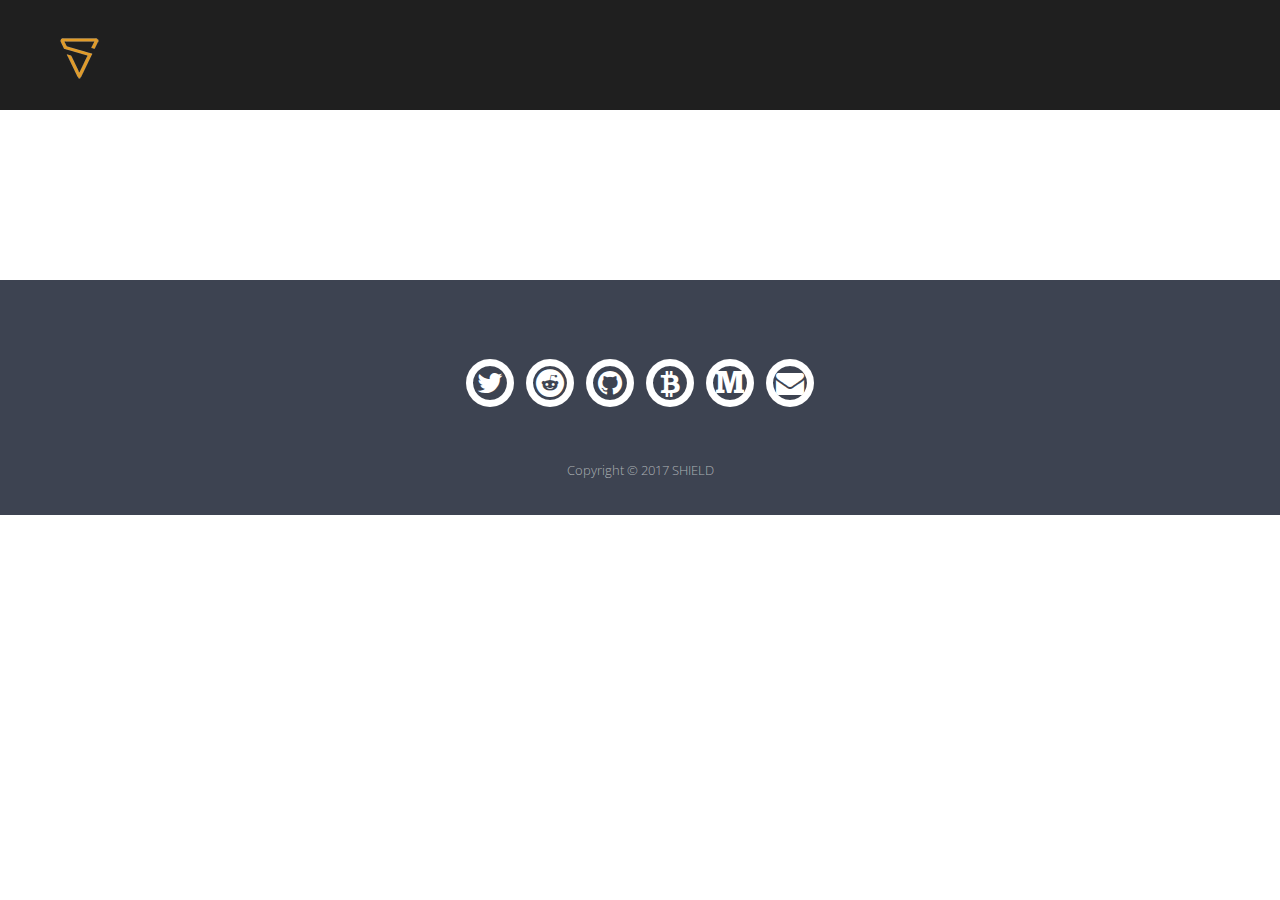
<file: Competitions/index.html>
<!doctype html>
<!--[if lt IE 7]>      <html class="no-js lt-ie9 lt-ie8 lt-ie7" lang=""> <![endif]-->
<!--[if IE 7]>         <html class="no-js lt-ie9 lt-ie8" lang=""> <![endif]-->
<!--[if IE 8]>         <html class="no-js lt-ie9" lang=""> <![endif]-->
<!--[if gt IE 8]><!--> <html class="no-js" lang=""> <!--<![endif]-->
<head>
    <meta charset="utf-8">
    <!--<meta http-equiv="X-UA-Compatible" content="IE=edge,chrome=1">-->
    <meta http-equiv="X-UA-Compatible" content="IE=edge" />
    <title id="title"></title>
    <meta name="description" content="">
    <meta name="viewport" content="width=device-width, initial-scale=1">
    <link rel="apple-touch-icon" href="apple-touch-icon.png">
    <link rel="icon" type="image/png" href="../img/SHIELD32x32.png" sizes="32x32" />

    <link rel="stylesheet" href="../css/normalize.min.css">
    <link rel="stylesheet" href="../css/bootstrap.min.css">
    <link rel="stylesheet" href="../css/jquery.fancybox.css">
    <link rel="stylesheet" href="../css/flexslider.css">
    <link rel="stylesheet" href="../css/styles.css">
    <link rel="stylesheet" href="../css/queries.css">
    <link rel="stylesheet" href="../css/etline-font.css">
    <link rel="stylesheet" href="../css/font-awesome.min.css">
    <link rel="stylesheet" href="../bower_components/animate.css/animate.min.css">
    <script src="../js/vendor/modernizr-2.8.3-respond-1.4.2.min.js"></script>
    <!-- Global Site Tag (gtag.js) - Google Analytics -->
    <script async src="//www.googletagmanager.com/gtag/js?id=UA-102031002-2"></script>
    <script>
      window.dataLayer = window.dataLayer || [];
      function gtag(){dataLayer.push(arguments)};
      gtag('js', new Date());
      gtag('config', 'UA-102031002-2');
    </script>
</head>
<body>
	<!--[if lt IE 8]>
    <p class="browserupgrade">You are using an <strong>outdated</strong> browser. Please <a href="http://browsehappy.com/">upgrade your browser</a> to improve your experience.</p>
    <![endif]-->
    <section class="fixed">
        <header class="noborder" style="padding: 30px 0px">
            <div class="logo"><a href="../"><img src="../img/SHIELD-logo.png" alt="SHIELD logo"></a></div>
            <div class="header-nav">
              <nav>
                <ul class="primary-nav" id="primary-nav">
                </ul>
             </nav>
            </div>
            <div class="navicon" style="top: 48px;">
                <a class="nav-toggle" href="#"><span></span></a>
            </div>
        </header>
    </section>
    <section class="heyyy">
      <div class="row" id="competitions">
      </div>
	  </section>
    <footer>
          <div class="container">
              <div class="row">
                <div class="col-md-12">
                    <div class="footer-links">
                        <ul class="footer-group">
                          <a href="https://twitter.com/SHIELDcurrency">
                            <span class="fa-stack fa-lg fa-2x">
                              <i class="fa fa-circle-o fa-stack-2x"></i>
                              <i class="fa fa-twitter fa-stack-1x"></i>
                            </span>
                          </a>
                          <a href="https://www.reddit.com/r/SHIELDCOIN/">
                            <span class="fa-stack fa-lg fa-2x">
                              <i class="fa fa-circle-o fa-stack-2x"></i>
                              <i class="fa fa-reddit fa-stack-1x"></i>
                            </span>
                          </a>
                          <a href="https://github.com/ShieldCoin">
                            <span class="fa-stack fa-lg fa-2x">
                              <i class="fa fa-circle-o fa-stack-2x"></i>
                              <i class="fa fa-github fa-stack-1x"></i>
                            </span>
                          </a>
                          <a href="https://bitcointalk.org/index.php?topic=2234453.0">
                            <span class="fa-stack fa-lg fa-2x">
                              <i class="fa fa-circle-o fa-stack-2x"></i>
                              <i class="fa fa-bitcoin fa-stack-1x"></i>
                            </span>
                          </a>
                          <a href="https://medium.com/@SHIELDcurrency">
                            <span class="fa-stack fa-lg fa-2x">
                              <i class="fa fa-circle-o fa-stack-2x"></i>
                              <i class="fa fa-medium fa-stack-1x"></i>
                            </span>
                          </a>
                          <a href="mailto:ShieldCoin@protonmail.com">
                            <span class="fa-stack fa-lg fa-2x">
                              <i class="fa fa-circle-o fa-stack-2x"></i>
                              <i class="fa fa-envelope fa-stack-1x"></i>
                            </span>
                          </a>

                        </ul>
                        <p>Copyright © 2017 SHIELD<br>
                    </p></div>
                </div>
              </div>
          </div>
      </footer>
    <script src="../js/script.js"></script>
    <script src="//code.jquery.com/jquery-1.12.4.min.js" integrity="sha256-ZosEbRLbNQzLpnKIkEdrPv7lOy9C27hHQ+Xp8a4MxAQ=" crossorigin="anonymous"></script>
    <script src="../js/vendor/jquery-1.11.2.min.js"></script>
    <script src="../bower_components/retina.js/dist/retina.js"></script>
    <script src="../js/jquery.fancybox.pack.js"></script>
    <script src="../js/scripts.js"></script>
    <script src="../js/vendor/bootstrap.min.js"></script>
    <script src="../js/jquery.flexslider-min.js"></script>
    <script src="../bower_components/classie/classie.js"></script>
    <script src="../bower_components/jquery-waypoints/lib/jquery.waypoints.min.js"></script>
</body>
</html>
</file>
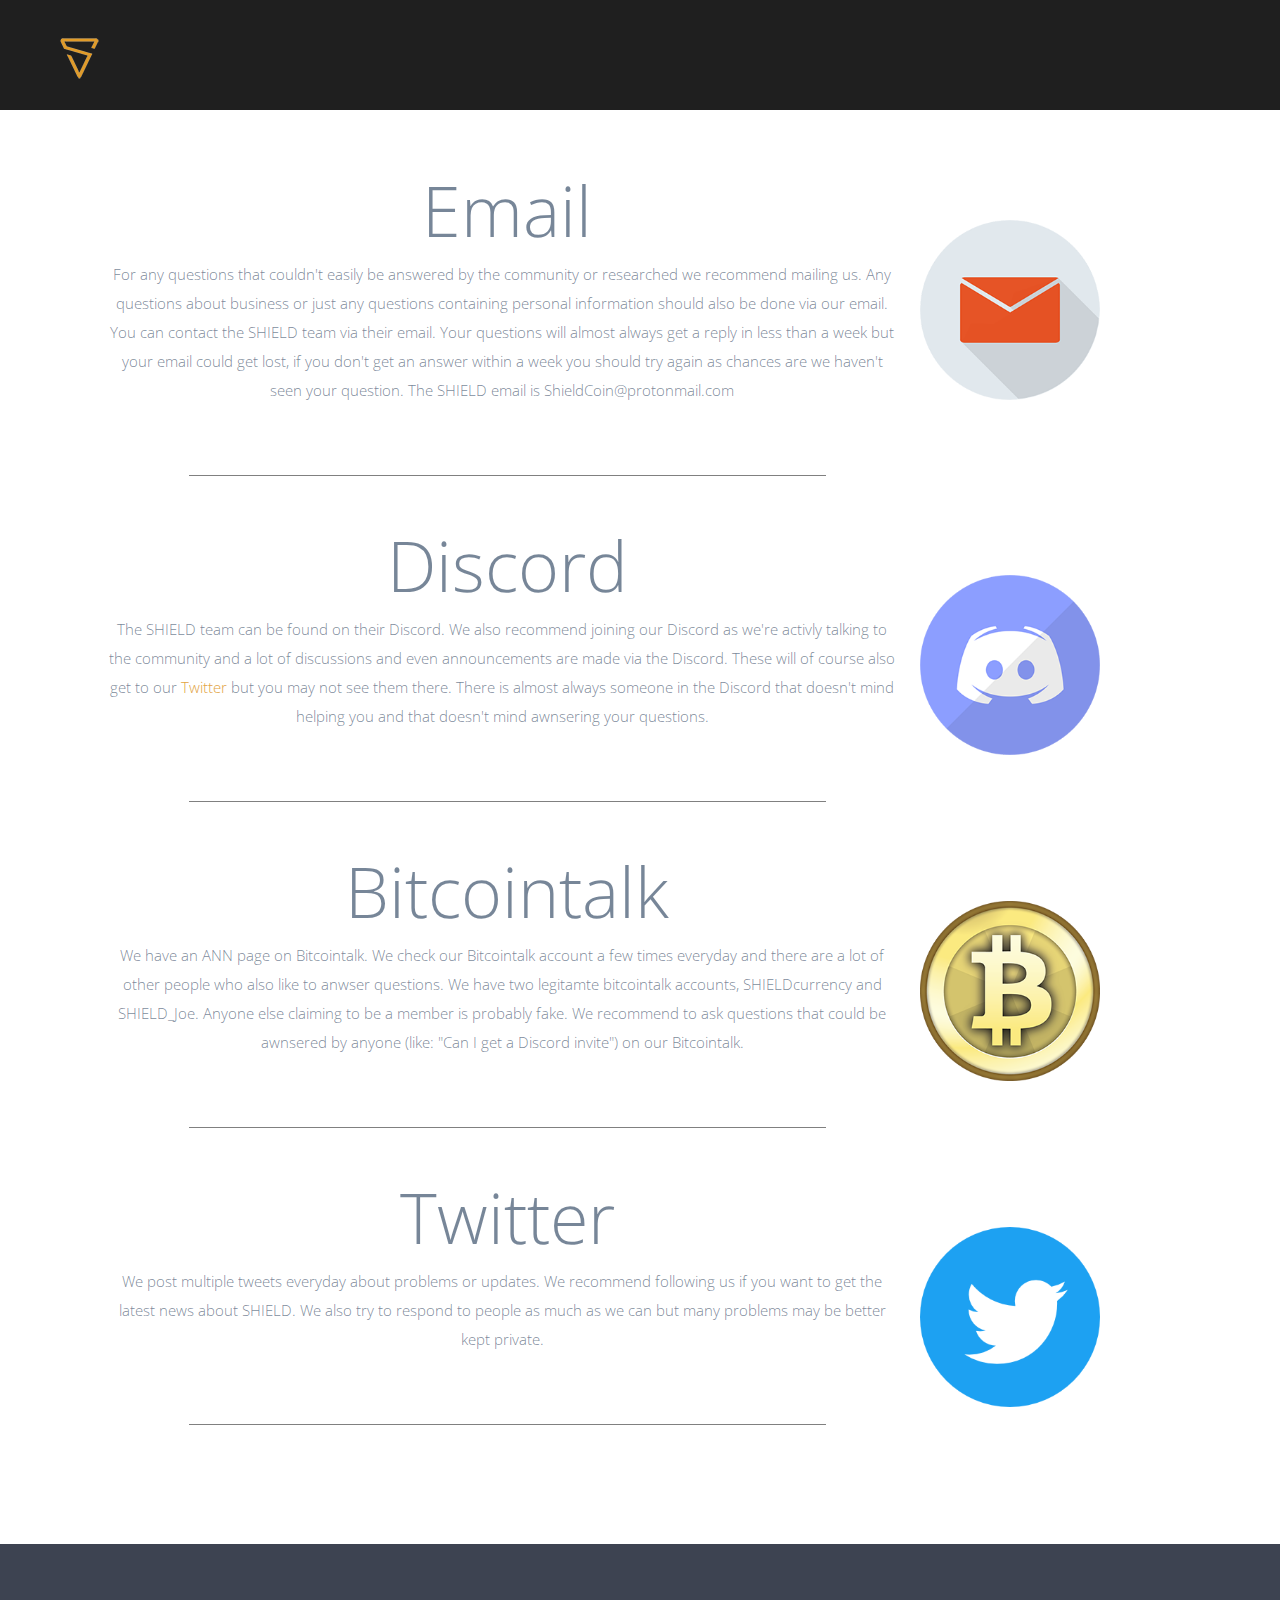
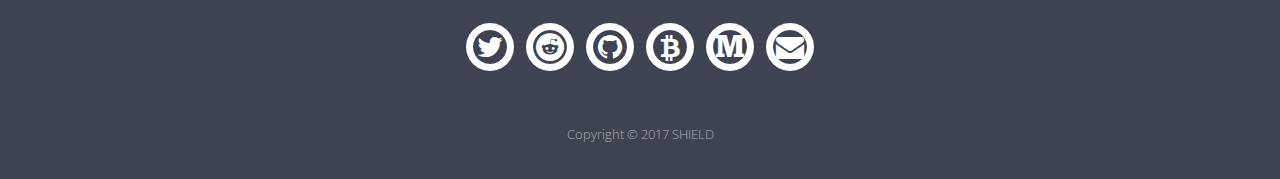
<file: Contact us/index.html>
<!doctype html>
<!--[if lt IE 7]>      <html class="no-js lt-ie9 lt-ie8 lt-ie7" lang=""> <![endif]-->
<!--[if IE 7]>         <html class="no-js lt-ie9 lt-ie8" lang=""> <![endif]-->
<!--[if IE 8]>         <html class="no-js lt-ie9" lang=""> <![endif]-->
<!--[if gt IE 8]><!--> <html class="no-js" lang=""> <!--<![endif]-->
<head>
    <meta charset="utf-8">
    <!--<meta http-equiv="X-UA-Compatible" content="IE=edge,chrome=1">-->
    <meta http-equiv="X-UA-Compatible" content="IE=edge" />
    <title id="title"></title>
    <meta name="description" content="">
    <meta name="viewport" content="width=device-width, initial-scale=1">
    <link rel="apple-touch-icon" href="apple-touch-icon.png">
    <link rel="icon" type="image/png" href="../img/SHIELD32x32.png" sizes="32x32" />

    <link rel="stylesheet" href="../css/normalize.min.css">
    <link rel="stylesheet" href="../css/bootstrap.min.css">
    <link rel="stylesheet" href="../css/jquery.fancybox.css">
    <link rel="stylesheet" href="../css/flexslider.css">
    <link rel="stylesheet" href="../css/styles.css">
    <link rel="stylesheet" href="../css/queries.css">
    <link rel="stylesheet" href="../css/etline-font.css">
    <link rel="stylesheet" href="../css/font-awesome.min.css">
    <link rel="stylesheet" href="../bower_components/animate.css/animate.min.css">
    <script src="../js/vendor/modernizr-2.8.3-respond-1.4.2.min.js"></script>
    <!-- Global Site Tag (gtag.js) - Google Analytics -->
    <script async src="//www.googletagmanager.com/gtag/js?id=UA-102031002-2"></script>
    <script>
      window.dataLayer = window.dataLayer || [];
      function gtag(){dataLayer.push(arguments)};
      gtag('js', new Date());
      gtag('config', 'UA-102031002-2');
    </script>
</head>
<body>
	<!--[if lt IE 8]>
    <p class="browserupgrade">You are using an <strong>outdated</strong> browser. Please <a href="http://browsehappy.com/">upgrade your browser</a> to improve your experience.</p>
    <![endif]-->
    <section class="fixed">
        <header class="noborder" style="padding: 30px 0px">
            <div class="logo"><a href="../"><img src="../img/SHIELD-logo.png" alt="SHIELD logo"></a></div>
            <div class="header-nav">
              <nav>
                <ul class="primary-nav" id="primary-nav">
                </ul>
             </nav>
            </div>
            <div class="navicon" style="top: 48px;">
                <a class="nav-toggle" href="#"><span></span></a>
            </div>
        </header>
    </section>
    <section class="section-padding">
      <div class="row">
        <div class="col-md-10 col-md-offset-1">
      <div class="col-md-9 CUT">
  			<span class="CUH">Email</span>
        <p class="CUTT">For any questions that couldn't easily be answered by the community or researched we recommend mailing us. Any questions about business or just any questions containing personal information should also be done via our email. You can contact the SHIELD team via their email. Your questions will almost always get a reply in less than a week but your email could get lost, if you don't get an answer within a week you should try again as chances are we haven't seen your question. The SHIELD email is ShieldCoin@protonmail.com</p>
        <a class="mib b" href="mailto:ShieldCoin@protonmail.com">Email us now!</a>
  		</div>
      <div class="cuimg col-md-3">
        	  <a href="mailto:ShieldCoin@protonmail.com"><img class="cuiimg" src="../img/emailus.png"></a>
      </div>
      <div class="col-md-9 CUT">
        <span class="CUH">Discord</span>
        <p class="CUTT">The SHIELD team can be found on their Discord. We also recommend joining our Discord as we're activly talking to the community and a lot of discussions and even announcements are made via the Discord. These will of course also get to our <a href="https://twitter.com/SHIELDcurrency">Twitter</a> but you may not see them there. There is almost always someone in the Discord that doesn't mind helping you and that doesn't mind awnsering your questions. </p>
        <a class="mib b" href="https://discordapp.com/invite/kgSXKrV">Join the Discord</a>
  		</div>
      <div class="cuimg col-md-3">
        	<a href="https://discordapp.com/invite/kgSXKrV"><img class="cuiimg" src="../img/discordus.png"></a>
      </div>
      <div class="col-md-9 CUT">
        <span class="CUH">Bitcointalk</span>
        <p class="CUTT">We have an ANN page on Bitcointalk. We check our Bitcointalk account a few times everyday and there are a lot of other people who also like to anwser questions. We have two legitamte bitcointalk accounts, SHIELDcurrency and SHIELD_Joe. Anyone else claiming to be a member is probably fake. We recommend to ask questions that could be awnsered by anyone (like: "Can I get a Discord invite") on our Bitcointalk.</p>
        <a class="mib b" href="https://bitcointalk.org/index.php?topic=2234453.0">Watch our ANN page</a>
      </div>
      <div class="cuimg col-md-3">
        	<a href="https://bitcointalk.org/index.php?topic=2234453.0"><img class="cuiimg" src="../img/bitcoinlogocontactus.png"></a>
      </div>
      <div class="col-md-9 CUT">
        <span class="CUH">Twitter</span>
        <p class="CUTT">We post multiple tweets everyday about problems or updates. We recommend following us if you want to get the latest news about SHIELD. We also try to respond to people as much as we can but many problems may be better kept private.</p>
        <a class="mib b" href="https://twitter.com/SHIELDcurrency">Follow us on Twitter</a>
      </div>
      <div class="cuimg col-md-3">
        	<a href="https://twitter.com/SHIELDcurrency"><img class="cuiimg" src="../img/twittercontactus.png"></a>
      </div>
    </div>
</div>
	</section>
  <footer>
          <div class="container">
              <div class="row">
                <div class="col-md-12">
                    <div class="footer-links">
                        <ul class="footer-group">
                          <a href="https://twitter.com/SHIELDcurrency">
                            <span class="fa-stack fa-lg fa-2x">
                              <i class="fa fa-circle-o fa-stack-2x"></i>
                              <i class="fa fa-twitter fa-stack-1x"></i>
                            </span>
                          </a>
                          <a href="https://www.reddit.com/r/SHIELDCOIN/">
                            <span class="fa-stack fa-lg fa-2x">
                              <i class="fa fa-circle-o fa-stack-2x"></i>
                              <i class="fa fa-reddit fa-stack-1x"></i>
                            </span>
                          </a>
                          <a href="https://github.com/ShieldCoin">
                            <span class="fa-stack fa-lg fa-2x">
                              <i class="fa fa-circle-o fa-stack-2x"></i>
                              <i class="fa fa-github fa-stack-1x"></i>
                            </span>
                          </a>
                          <a href="https://bitcointalk.org/index.php?topic=2234453.0">
                            <span class="fa-stack fa-lg fa-2x">
                              <i class="fa fa-circle-o fa-stack-2x"></i>
                              <i class="fa fa-bitcoin fa-stack-1x"></i>
                            </span>
                          </a>
                          <a href="https://medium.com/@SHIELDcurrency">
                            <span class="fa-stack fa-lg fa-2x">
                              <i class="fa fa-circle-o fa-stack-2x"></i>
                              <i class="fa fa-medium fa-stack-1x"></i>
                            </span>
                          </a>
                          <a href="mailto:ShieldCoin@protonmail.com">
                            <span class="fa-stack fa-lg fa-2x">
                              <i class="fa fa-circle-o fa-stack-2x"></i>
                              <i class="fa fa-envelope fa-stack-1x"></i>
                            </span>
                          </a>

                        </ul>
                        <p>Copyright © 2017 SHIELD<br>
                    </p></div>
                </div>
              </div>
          </div>
      </footer>
      <script src="../js/script.js"></script>
    <script src="//code.jquery.com/jquery-1.12.4.min.js" integrity="sha256-ZosEbRLbNQzLpnKIkEdrPv7lOy9C27hHQ+Xp8a4MxAQ=" crossorigin="anonymous"></script>
    <script>window.jQuery || document.write('<script src="../js/vendor/jquery-1.11.2.min.js"><\/script>')</script><script src="../js/vendor/jquery-1.11.2.min.js"></script>
    <script src="../bower_components/retina.js/dist/retina.js"></script>
    <script src="../js/jquery.fancybox.pack.js"></script>
    <script src="../js/vendor/bootstrap.min.js"></script>
    <script src="../js/scripts.js"></script>
    <script src="../js/jquery.flexslider-min.js"></script>
    <script src="../bower_components/classie/classie.js"></script>
    <script src="../bower_components/jquery-waypoints/lib/jquery.waypoints.min.js"></script>
</body>
</html>
</file>
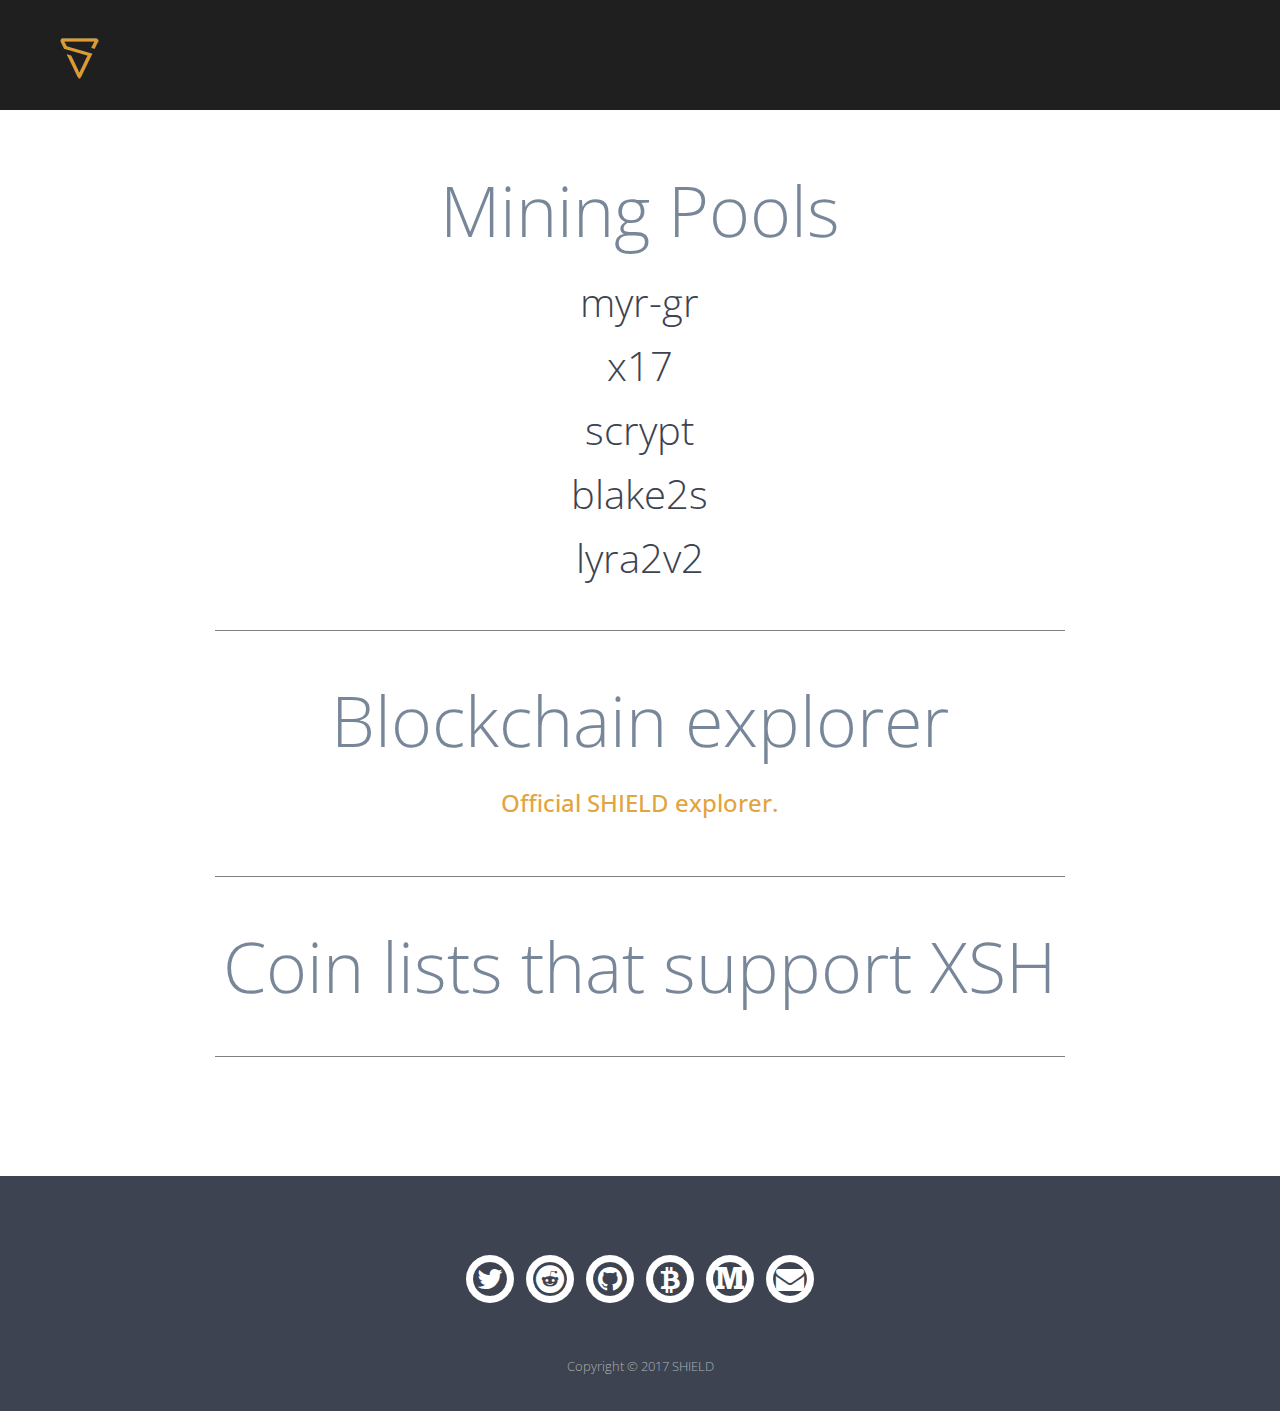
<file: More information/index.html>
<!doctype html>
<!--[if lt IE 7]>      <html class="no-js lt-ie9 lt-ie8 lt-ie7" lang=""> <![endif]-->
<!--[if IE 7]>         <html class="no-js lt-ie9 lt-ie8" lang=""> <![endif]-->
<!--[if IE 8]>         <html class="no-js lt-ie9" lang=""> <![endif]-->
<!--[if gt IE 8]><!--> <html class="no-js" lang=""> <!--<![endif]-->
<head>
    <meta charset="utf-8">
    <!--<meta http-equiv="X-UA-Compatible" content="IE=edge,chrome=1">-->
    <meta http-equiv="X-UA-Compatible" content="IE=edge" />
    <title id="title"></title>
    <meta name="description" content="">
    <meta name="viewport" content="width=device-width, initial-scale=1">
    <link rel="apple-touch-icon" href="apple-touch-icon.png">
    <link rel="icon" type="image/png" href="../img/SHIELD32x32.png" sizes="32x32" />

    <link rel="stylesheet" href="../css/normalize.min.css">
    <link rel="stylesheet" href="../css/bootstrap.min.css">
    <link rel="stylesheet" href="../css/jquery.fancybox.css">
    <link rel="stylesheet" href="../css/flexslider.css">
    <link rel="stylesheet" href="../css/styles.css">
    <link rel="stylesheet" href="../css/queries.css">
    <link rel="stylesheet" href="../css/etline-font.css">
    <link rel="stylesheet" href="../css/font-awesome.min.css">
    <link rel="stylesheet" href="../bower_components/animate.css/animate.min.css">
    <script src="../js/vendor/modernizr-2.8.3-respond-1.4.2.min.js"></script>
    <!-- Global Site Tag (gtag.js) - Google Analytics -->
    <script async src="//www.googletagmanager.com/gtag/js?id=UA-102031002-2"></script>
    <script>
      window.dataLayer = window.dataLayer || [];
      function gtag(){dataLayer.push(arguments)};
      gtag('js', new Date());
      gtag('config', 'UA-102031002-2');
    </script>
</head>
<body>
	<!--[if lt IE 8]>
    <p class="browserupgrade">You are using an <strong>outdated</strong> browser. Please <a href="http://browsehappy.com/">upgrade your browser</a> to improve your experience.</p>
    <![endif]-->
    <section class="fixed">
        <header class="noborder" style="padding: 30px 0px">
            <div class="logo"><a href="../"><img src="../img/SHIELD-logo.png" alt="SHIELD logo"></a></div>
            <div class="header-nav">
              <nav>
                <ul class="primary-nav" id="primary-nav">
                </ul>
             </nav>
            </div>
            <div class="navicon" style="top: 48px;">
                <a class="nav-toggle" href="#"><span></span></a>
            </div>
        </header>
    </section>
    <section class="section-padding">
      <div class="row">
        <div class="col-md-10 col-md-offset-1">
      <div class="col-md-12 CUT" id="pools">
  			<span class="CUH">Mining Pools</span>
          <h2 id="myr-gr">myr-gr</h2>
          <h2 id="x17">x17</h2>
          <h2 id="scrypt">scrypt</h2>
          <h2 id="blake2s">blake2s</h2>
          <h2 id="lyra2v2">lyra2v2</h2>
            </div>

      <div class="col-md-12 CUT">
  			<span class="CUH">Blockchain explorer</span>
        <h3><a href="http://188.226.178.216:3001/">Official SHIELD explorer.</a></h3>
            </div>
            <div class="col-md-12 CUT" id="Coinlists">
        			<span class="CUH" id="coinslists">Coin lists that support XSH</span>
            </div>
          </div>
	       </section>
  <footer>
          <div class="container">
              <div class="row">
                <div class="col-md-12">
                    <div class="footer-links">
                        <ul class="footer-group">
                          <a href="https://twitter.com/SHIELDcurrency">
                            <span class="fa-stack fa-lg fa-2x">
                              <i class="fa fa-circle-o fa-stack-2x"></i>
                              <i class="fa fa-twitter fa-stack-1x"></i>
                            </span>
                          </a>
                          <a href="https://www.reddit.com/r/SHIELDCOIN/">
                            <span class="fa-stack fa-lg fa-2x">
                              <i class="fa fa-circle-o fa-stack-2x"></i>
                              <i class="fa fa-reddit fa-stack-1x"></i>
                            </span>
                          </a>
                          <a href="https://github.com/ShieldCoin">
                            <span class="fa-stack fa-lg fa-2x">
                              <i class="fa fa-circle-o fa-stack-2x"></i>
                              <i class="fa fa-github fa-stack-1x"></i>
                            </span>
                          </a>
                          <a href="https://bitcointalk.org/index.php?topic=2234453.0">
                            <span class="fa-stack fa-lg fa-2x">
                              <i class="fa fa-circle-o fa-stack-2x"></i>
                              <i class="fa fa-bitcoin fa-stack-1x"></i>
                            </span>
                          </a>
                          <a href="https://medium.com/@SHIELDcurrency">
                            <span class="fa-stack fa-lg fa-2x">
                              <i class="fa fa-circle-o fa-stack-2x"></i>
                              <i class="fa fa-medium fa-stack-1x"></i>
                            </span>
                          </a>
                          <a href="mailto:ShieldCoin@protonmail.com">
                            <span class="fa-stack fa-lg fa-2x">
                              <i class="fa fa-circle-o fa-stack-2x"></i>
                              <i class="fa fa-envelope fa-stack-1x"></i>
                            </span>
                          </a>

                        </ul>
                        <p>Copyright © 2017 SHIELD<br>
                    </p></div>
                </div>
              </div>
          </div>
      </footer>
    <script src="../js/script.js"></script>
    <script src="//code.jquery.com/jquery-1.12.4.min.js" integrity="sha256-ZosEbRLbNQzLpnKIkEdrPv7lOy9C27hHQ+Xp8a4MxAQ=" crossorigin="anonymous"></script>
    <script src="../js/vendor/jquery-1.11.2.min.js"></script>
    <script src="../bower_components/retina.js/dist/retina.js"></script>
    <script src="../js/jquery.fancybox.pack.js"></script>
    <script src="../js/scripts.js"></script>
    <script src="../js/vendor/bootstrap.min.js"></script>
    <script src="../js/jquery.flexslider-min.js"></script>
    <script src="../bower_components/classie/classie.js"></script>
    <script src="../bower_components/jquery-waypoints/lib/jquery.waypoints.min.js"></script>
</body>
</html>
</file>
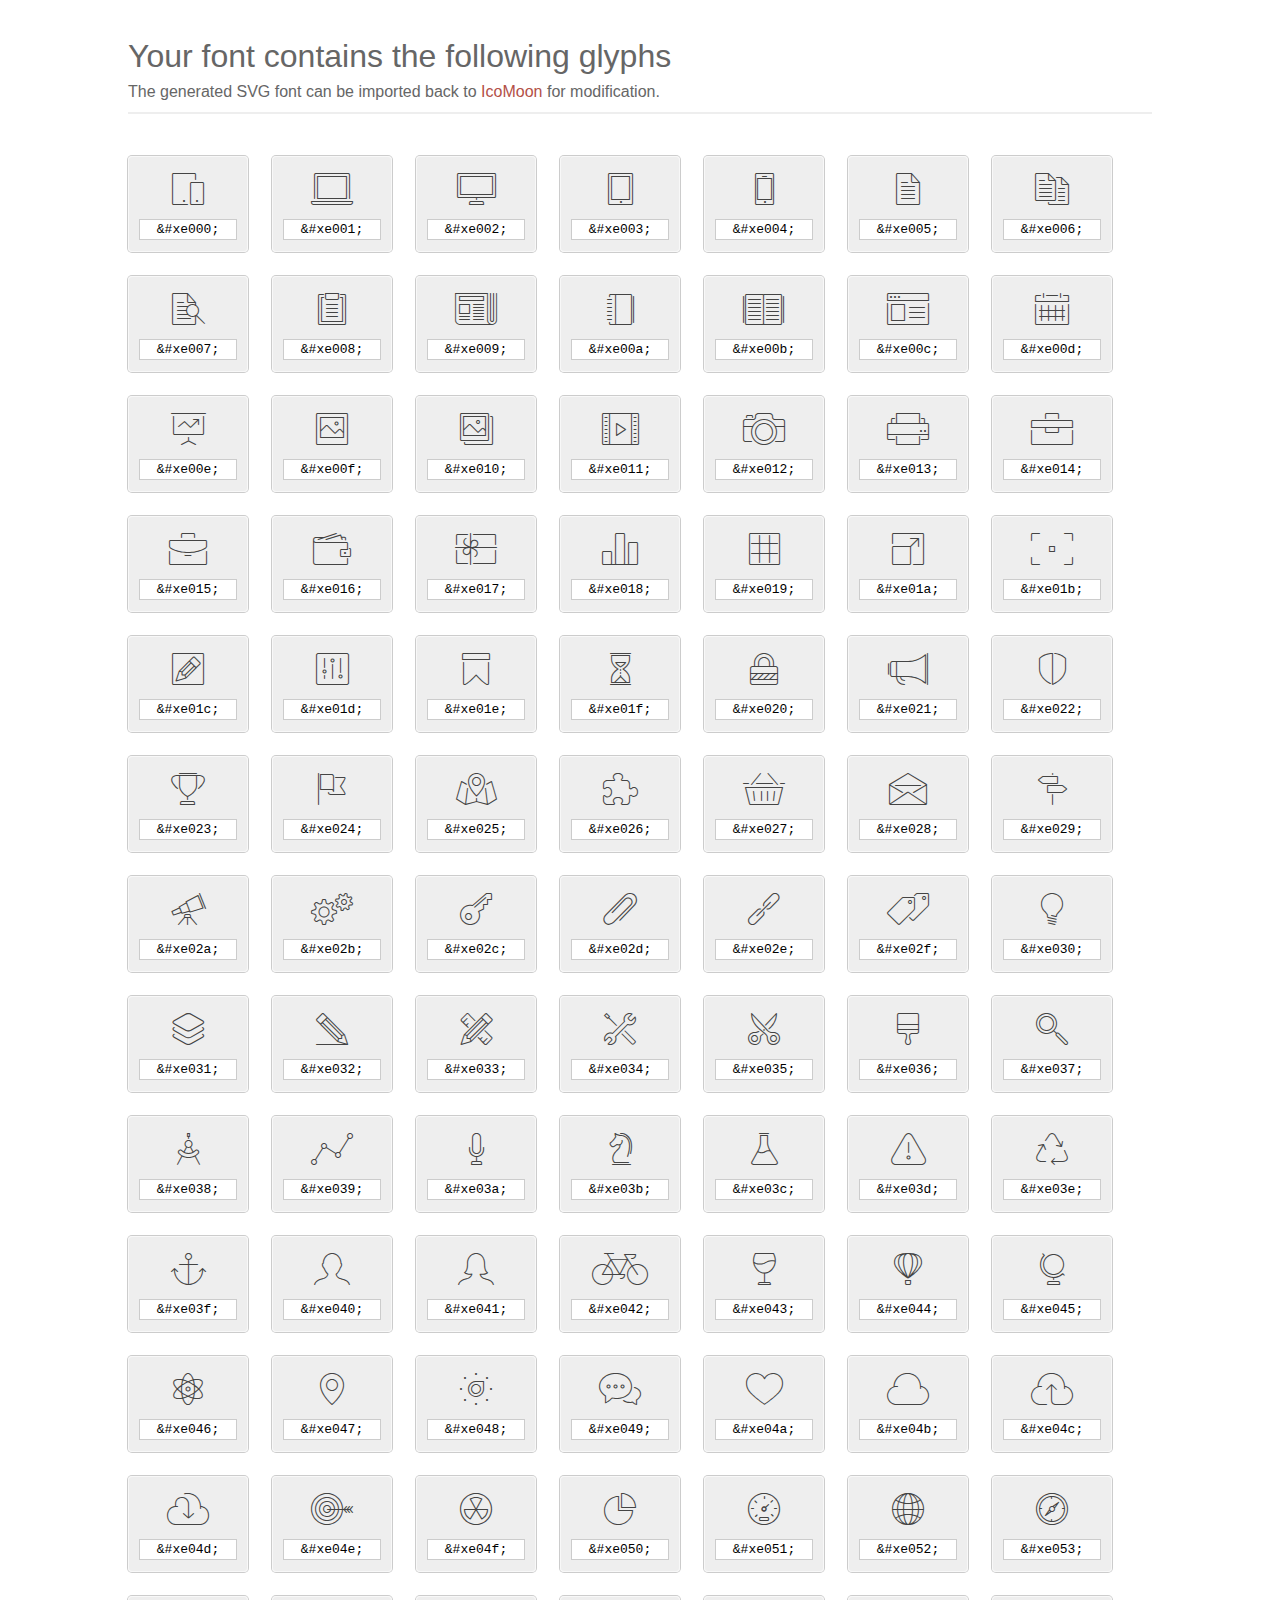
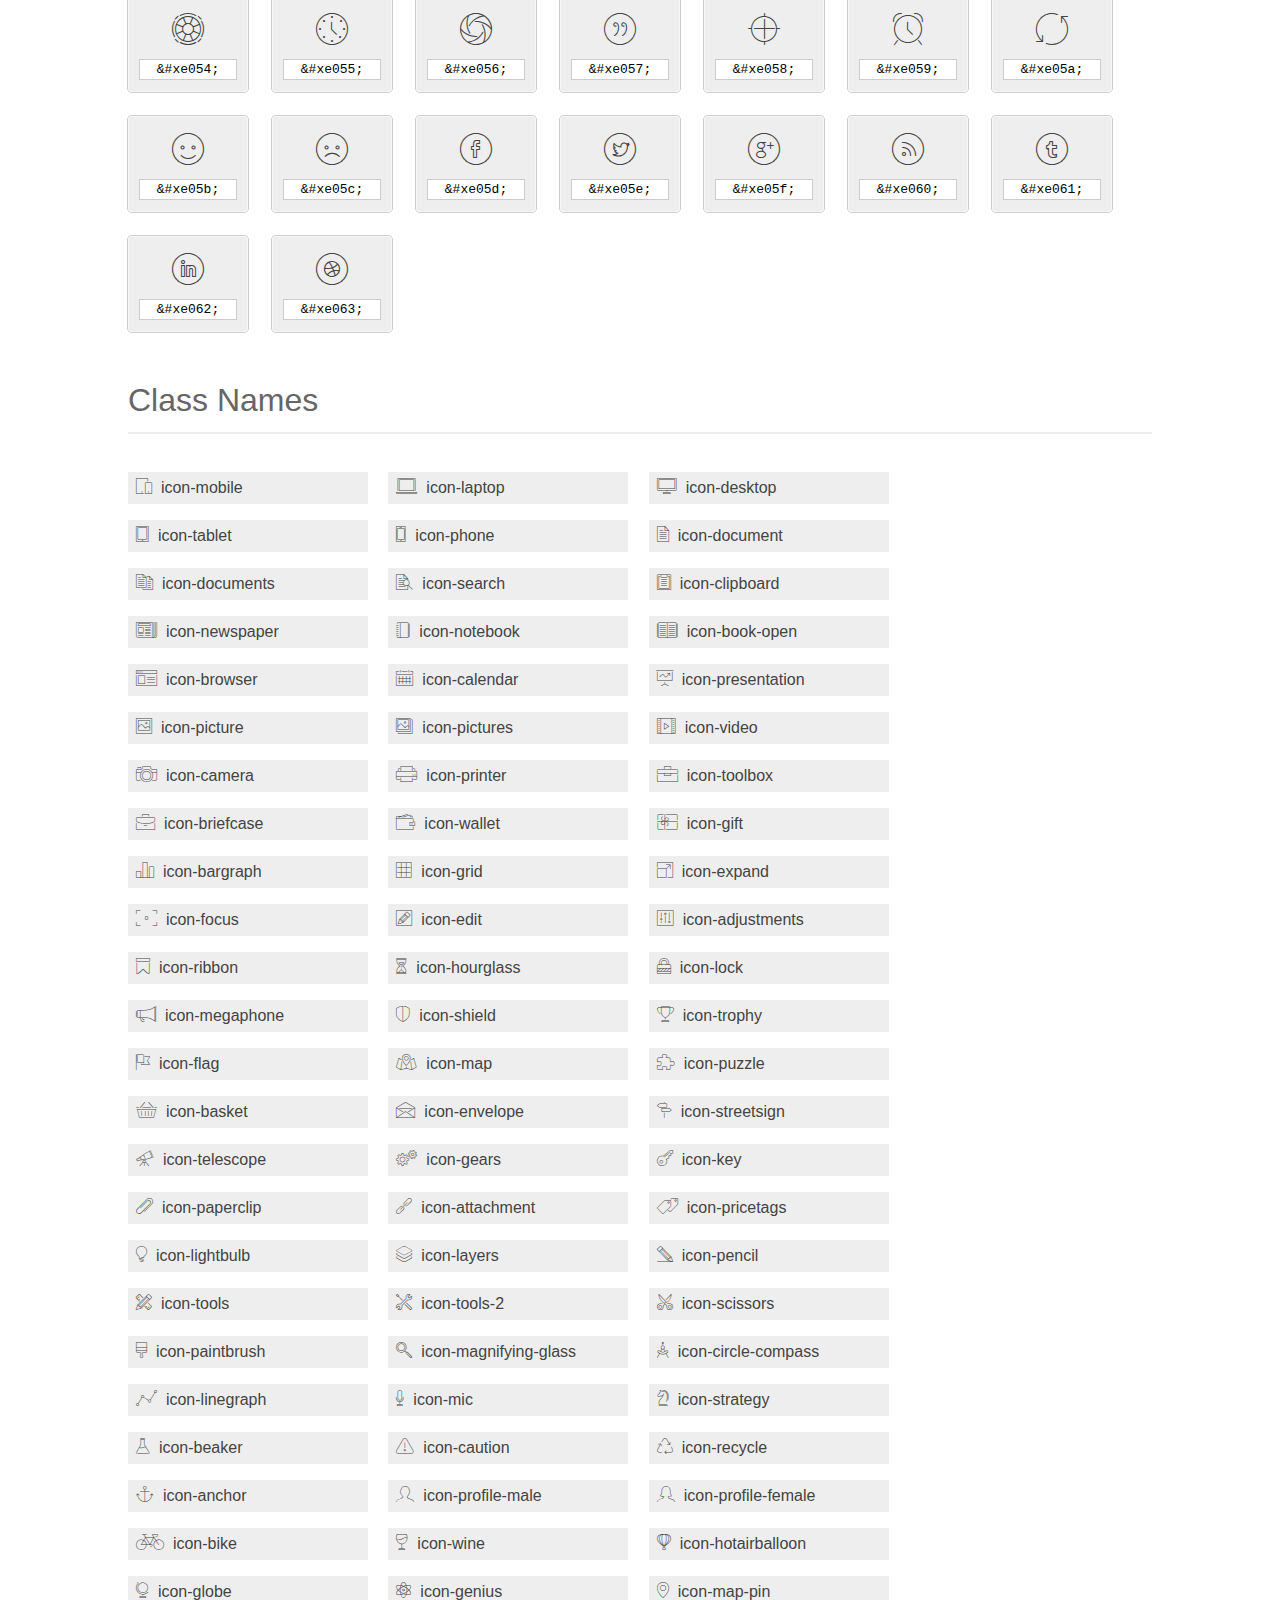
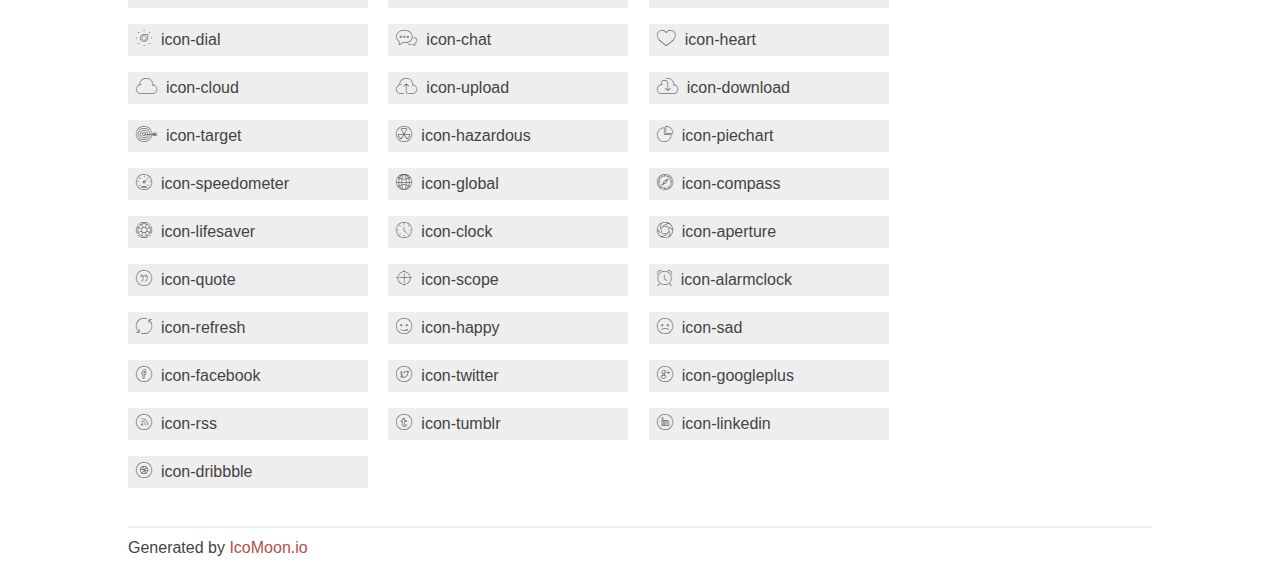
<file: fonts/et-line-font/index.html>
<!doctype html>
<html>
<head>
<title>Your Font/Glyphs</title>
<link rel="stylesheet" href="style.css" />
<!--[if lte IE 7]><script src="lte-ie7.js"></script><![endif]-->
<style>
	section, header, footer {display: block;}
	body {
		font-family: sans-serif;
		color: #444;
		line-height: 1.5;
		font-size: 1em;
	}
	* {
		-moz-box-sizing: border-box;
		-webkit-box-sizing: border-box;
		box-sizing: border-box;
		margin: 0;
		padding: 0;
	}
	.glyph {
		font-size: 16px;
		float: left;
		text-align: center;
		background: #eee;
		padding: .75em;
		margin: .75em 1.5em .75em 0;
		width: 7.5em;
		border-radius: .25em;
		box-shadow: inset 0 0 0 1px #f8f8f8, 0 0 0 1px #CCC;
	}
	.glyph input {
		font-family: consolas, monospace;
		font-size: 13px;
		width: 100%;
		text-align: center;
		border: 0;
		box-shadow: 0 0 0 1px #ccc;
		padding: .125em;
	}
	.w-main {
		width: 80%;
	}
	.centered {
		margin-left: auto;
		margin-right: auto;
	}
	.fs1 {
		font-size: 2em;
	}
	header {
		margin: 2em 0;
		padding-bottom: .5em;
		color: #666;
		box-shadow: 0 2px #eee;
	}
	header h1 {
		font-size: 2em;
		font-weight: normal;
	}
	.clearfix:before, .clearfix:after { content: ""; display: table; }
	.clearfix:after, .clear { clear: both; }
	footer {
		margin-top: 2em;
		padding: .5em 0;
		box-shadow: 0 -2px #eee;
	}
	a, a:visited {
		color: #B35047;
		text-decoration: none;
	}
	a:hover, a:focus {color: #000;}
	.box1 {
		font-size: 16px;
		display: inline-block;
		width: 15em;
		padding: .25em .5em;
		background: #eee;
		margin: .5em 1em .5em 0;
	}
</style>
</head>
<body>
	<div class="w-main centered">
	<section class="mtm clearfix" id="glyphs">
	<header>
		<h1>Your font contains the following glyphs</h1>
		<p>The generated SVG font can be imported back to <a href="http://icomoon.io/app">IcoMoon</a> for modification.</p>
	</header>
	<div class="glyph">
		<div class="fs1" aria-hidden="true" data-icon="&#xe000;"></div>
		<input type="text" readonly="readonly" value="&amp;#xe000;" />
	</div>
	<div class="glyph">
		<div class="fs1" aria-hidden="true" data-icon="&#xe001;"></div>
		<input type="text" readonly="readonly" value="&amp;#xe001;" />
	</div>
	<div class="glyph">
		<div class="fs1" aria-hidden="true" data-icon="&#xe002;"></div>
		<input type="text" readonly="readonly" value="&amp;#xe002;" />
	</div>
	<div class="glyph">
		<div class="fs1" aria-hidden="true" data-icon="&#xe003;"></div>
		<input type="text" readonly="readonly" value="&amp;#xe003;" />
	</div>
	<div class="glyph">
		<div class="fs1" aria-hidden="true" data-icon="&#xe004;"></div>
		<input type="text" readonly="readonly" value="&amp;#xe004;" />
	</div>
	<div class="glyph">
		<div class="fs1" aria-hidden="true" data-icon="&#xe005;"></div>
		<input type="text" readonly="readonly" value="&amp;#xe005;" />
	</div>
	<div class="glyph">
		<div class="fs1" aria-hidden="true" data-icon="&#xe006;"></div>
		<input type="text" readonly="readonly" value="&amp;#xe006;" />
	</div>
	<div class="glyph">
		<div class="fs1" aria-hidden="true" data-icon="&#xe007;"></div>
		<input type="text" readonly="readonly" value="&amp;#xe007;" />
	</div>
	<div class="glyph">
		<div class="fs1" aria-hidden="true" data-icon="&#xe008;"></div>
		<input type="text" readonly="readonly" value="&amp;#xe008;" />
	</div>
	<div class="glyph">
		<div class="fs1" aria-hidden="true" data-icon="&#xe009;"></div>
		<input type="text" readonly="readonly" value="&amp;#xe009;" />
	</div>
	<div class="glyph">
		<div class="fs1" aria-hidden="true" data-icon="&#xe00a;"></div>
		<input type="text" readonly="readonly" value="&amp;#xe00a;" />
	</div>
	<div class="glyph">
		<div class="fs1" aria-hidden="true" data-icon="&#xe00b;"></div>
		<input type="text" readonly="readonly" value="&amp;#xe00b;" />
	</div>
	<div class="glyph">
		<div class="fs1" aria-hidden="true" data-icon="&#xe00c;"></div>
		<input type="text" readonly="readonly" value="&amp;#xe00c;" />
	</div>
	<div class="glyph">
		<div class="fs1" aria-hidden="true" data-icon="&#xe00d;"></div>
		<input type="text" readonly="readonly" value="&amp;#xe00d;" />
	</div>
	<div class="glyph">
		<div class="fs1" aria-hidden="true" data-icon="&#xe00e;"></div>
		<input type="text" readonly="readonly" value="&amp;#xe00e;" />
	</div>
	<div class="glyph">
		<div class="fs1" aria-hidden="true" data-icon="&#xe00f;"></div>
		<input type="text" readonly="readonly" value="&amp;#xe00f;" />
	</div>
	<div class="glyph">
		<div class="fs1" aria-hidden="true" data-icon="&#xe010;"></div>
		<input type="text" readonly="readonly" value="&amp;#xe010;" />
	</div>
	<div class="glyph">
		<div class="fs1" aria-hidden="true" data-icon="&#xe011;"></div>
		<input type="text" readonly="readonly" value="&amp;#xe011;" />
	</div>
	<div class="glyph">
		<div class="fs1" aria-hidden="true" data-icon="&#xe012;"></div>
		<input type="text" readonly="readonly" value="&amp;#xe012;" />
	</div>
	<div class="glyph">
		<div class="fs1" aria-hidden="true" data-icon="&#xe013;"></div>
		<input type="text" readonly="readonly" value="&amp;#xe013;" />
	</div>
	<div class="glyph">
		<div class="fs1" aria-hidden="true" data-icon="&#xe014;"></div>
		<input type="text" readonly="readonly" value="&amp;#xe014;" />
	</div>
	<div class="glyph">
		<div class="fs1" aria-hidden="true" data-icon="&#xe015;"></div>
		<input type="text" readonly="readonly" value="&amp;#xe015;" />
	</div>
	<div class="glyph">
		<div class="fs1" aria-hidden="true" data-icon="&#xe016;"></div>
		<input type="text" readonly="readonly" value="&amp;#xe016;" />
	</div>
	<div class="glyph">
		<div class="fs1" aria-hidden="true" data-icon="&#xe017;"></div>
		<input type="text" readonly="readonly" value="&amp;#xe017;" />
	</div>
	<div class="glyph">
		<div class="fs1" aria-hidden="true" data-icon="&#xe018;"></div>
		<input type="text" readonly="readonly" value="&amp;#xe018;" />
	</div>
	<div class="glyph">
		<div class="fs1" aria-hidden="true" data-icon="&#xe019;"></div>
		<input type="text" readonly="readonly" value="&amp;#xe019;" />
	</div>
	<div class="glyph">
		<div class="fs1" aria-hidden="true" data-icon="&#xe01a;"></div>
		<input type="text" readonly="readonly" value="&amp;#xe01a;" />
	</div>
	<div class="glyph">
		<div class="fs1" aria-hidden="true" data-icon="&#xe01b;"></div>
		<input type="text" readonly="readonly" value="&amp;#xe01b;" />
	</div>
	<div class="glyph">
		<div class="fs1" aria-hidden="true" data-icon="&#xe01c;"></div>
		<input type="text" readonly="readonly" value="&amp;#xe01c;" />
	</div>
	<div class="glyph">
		<div class="fs1" aria-hidden="true" data-icon="&#xe01d;"></div>
		<input type="text" readonly="readonly" value="&amp;#xe01d;" />
	</div>
	<div class="glyph">
		<div class="fs1" aria-hidden="true" data-icon="&#xe01e;"></div>
		<input type="text" readonly="readonly" value="&amp;#xe01e;" />
	</div>
	<div class="glyph">
		<div class="fs1" aria-hidden="true" data-icon="&#xe01f;"></div>
		<input type="text" readonly="readonly" value="&amp;#xe01f;" />
	</div>
	<div class="glyph">
		<div class="fs1" aria-hidden="true" data-icon="&#xe020;"></div>
		<input type="text" readonly="readonly" value="&amp;#xe020;" />
	</div>
	<div class="glyph">
		<div class="fs1" aria-hidden="true" data-icon="&#xe021;"></div>
		<input type="text" readonly="readonly" value="&amp;#xe021;" />
	</div>
	<div class="glyph">
		<div class="fs1" aria-hidden="true" data-icon="&#xe022;"></div>
		<input type="text" readonly="readonly" value="&amp;#xe022;" />
	</div>
	<div class="glyph">
		<div class="fs1" aria-hidden="true" data-icon="&#xe023;"></div>
		<input type="text" readonly="readonly" value="&amp;#xe023;" />
	</div>
	<div class="glyph">
		<div class="fs1" aria-hidden="true" data-icon="&#xe024;"></div>
		<input type="text" readonly="readonly" value="&amp;#xe024;" />
	</div>
	<div class="glyph">
		<div class="fs1" aria-hidden="true" data-icon="&#xe025;"></div>
		<input type="text" readonly="readonly" value="&amp;#xe025;" />
	</div>
	<div class="glyph">
		<div class="fs1" aria-hidden="true" data-icon="&#xe026;"></div>
		<input type="text" readonly="readonly" value="&amp;#xe026;" />
	</div>
	<div class="glyph">
		<div class="fs1" aria-hidden="true" data-icon="&#xe027;"></div>
		<input type="text" readonly="readonly" value="&amp;#xe027;" />
	</div>
	<div class="glyph">
		<div class="fs1" aria-hidden="true" data-icon="&#xe028;"></div>
		<input type="text" readonly="readonly" value="&amp;#xe028;" />
	</div>
	<div class="glyph">
		<div class="fs1" aria-hidden="true" data-icon="&#xe029;"></div>
		<input type="text" readonly="readonly" value="&amp;#xe029;" />
	</div>
	<div class="glyph">
		<div class="fs1" aria-hidden="true" data-icon="&#xe02a;"></div>
		<input type="text" readonly="readonly" value="&amp;#xe02a;" />
	</div>
	<div class="glyph">
		<div class="fs1" aria-hidden="true" data-icon="&#xe02b;"></div>
		<input type="text" readonly="readonly" value="&amp;#xe02b;" />
	</div>
	<div class="glyph">
		<div class="fs1" aria-hidden="true" data-icon="&#xe02c;"></div>
		<input type="text" readonly="readonly" value="&amp;#xe02c;" />
	</div>
	<div class="glyph">
		<div class="fs1" aria-hidden="true" data-icon="&#xe02d;"></div>
		<input type="text" readonly="readonly" value="&amp;#xe02d;" />
	</div>
	<div class="glyph">
		<div class="fs1" aria-hidden="true" data-icon="&#xe02e;"></div>
		<input type="text" readonly="readonly" value="&amp;#xe02e;" />
	</div>
	<div class="glyph">
		<div class="fs1" aria-hidden="true" data-icon="&#xe02f;"></div>
		<input type="text" readonly="readonly" value="&amp;#xe02f;" />
	</div>
	<div class="glyph">
		<div class="fs1" aria-hidden="true" data-icon="&#xe030;"></div>
		<input type="text" readonly="readonly" value="&amp;#xe030;" />
	</div>
	<div class="glyph">
		<div class="fs1" aria-hidden="true" data-icon="&#xe031;"></div>
		<input type="text" readonly="readonly" value="&amp;#xe031;" />
	</div>
	<div class="glyph">
		<div class="fs1" aria-hidden="true" data-icon="&#xe032;"></div>
		<input type="text" readonly="readonly" value="&amp;#xe032;" />
	</div>
	<div class="glyph">
		<div class="fs1" aria-hidden="true" data-icon="&#xe033;"></div>
		<input type="text" readonly="readonly" value="&amp;#xe033;" />
	</div>
	<div class="glyph">
		<div class="fs1" aria-hidden="true" data-icon="&#xe034;"></div>
		<input type="text" readonly="readonly" value="&amp;#xe034;" />
	</div>
	<div class="glyph">
		<div class="fs1" aria-hidden="true" data-icon="&#xe035;"></div>
		<input type="text" readonly="readonly" value="&amp;#xe035;" />
	</div>
	<div class="glyph">
		<div class="fs1" aria-hidden="true" data-icon="&#xe036;"></div>
		<input type="text" readonly="readonly" value="&amp;#xe036;" />
	</div>
	<div class="glyph">
		<div class="fs1" aria-hidden="true" data-icon="&#xe037;"></div>
		<input type="text" readonly="readonly" value="&amp;#xe037;" />
	</div>
	<div class="glyph">
		<div class="fs1" aria-hidden="true" data-icon="&#xe038;"></div>
		<input type="text" readonly="readonly" value="&amp;#xe038;" />
	</div>
	<div class="glyph">
		<div class="fs1" aria-hidden="true" data-icon="&#xe039;"></div>
		<input type="text" readonly="readonly" value="&amp;#xe039;" />
	</div>
	<div class="glyph">
		<div class="fs1" aria-hidden="true" data-icon="&#xe03a;"></div>
		<input type="text" readonly="readonly" value="&amp;#xe03a;" />
	</div>
	<div class="glyph">
		<div class="fs1" aria-hidden="true" data-icon="&#xe03b;"></div>
		<input type="text" readonly="readonly" value="&amp;#xe03b;" />
	</div>
	<div class="glyph">
		<div class="fs1" aria-hidden="true" data-icon="&#xe03c;"></div>
		<input type="text" readonly="readonly" value="&amp;#xe03c;" />
	</div>
	<div class="glyph">
		<div class="fs1" aria-hidden="true" data-icon="&#xe03d;"></div>
		<input type="text" readonly="readonly" value="&amp;#xe03d;" />
	</div>
	<div class="glyph">
		<div class="fs1" aria-hidden="true" data-icon="&#xe03e;"></div>
		<input type="text" readonly="readonly" value="&amp;#xe03e;" />
	</div>
	<div class="glyph">
		<div class="fs1" aria-hidden="true" data-icon="&#xe03f;"></div>
		<input type="text" readonly="readonly" value="&amp;#xe03f;" />
	</div>
	<div class="glyph">
		<div class="fs1" aria-hidden="true" data-icon="&#xe040;"></div>
		<input type="text" readonly="readonly" value="&amp;#xe040;" />
	</div>
	<div class="glyph">
		<div class="fs1" aria-hidden="true" data-icon="&#xe041;"></div>
		<input type="text" readonly="readonly" value="&amp;#xe041;" />
	</div>
	<div class="glyph">
		<div class="fs1" aria-hidden="true" data-icon="&#xe042;"></div>
		<input type="text" readonly="readonly" value="&amp;#xe042;" />
	</div>
	<div class="glyph">
		<div class="fs1" aria-hidden="true" data-icon="&#xe043;"></div>
		<input type="text" readonly="readonly" value="&amp;#xe043;" />
	</div>
	<div class="glyph">
		<div class="fs1" aria-hidden="true" data-icon="&#xe044;"></div>
		<input type="text" readonly="readonly" value="&amp;#xe044;" />
	</div>
	<div class="glyph">
		<div class="fs1" aria-hidden="true" data-icon="&#xe045;"></div>
		<input type="text" readonly="readonly" value="&amp;#xe045;" />
	</div>
	<div class="glyph">
		<div class="fs1" aria-hidden="true" data-icon="&#xe046;"></div>
		<input type="text" readonly="readonly" value="&amp;#xe046;" />
	</div>
	<div class="glyph">
		<div class="fs1" aria-hidden="true" data-icon="&#xe047;"></div>
		<input type="text" readonly="readonly" value="&amp;#xe047;" />
	</div>
	<div class="glyph">
		<div class="fs1" aria-hidden="true" data-icon="&#xe048;"></div>
		<input type="text" readonly="readonly" value="&amp;#xe048;" />
	</div>
	<div class="glyph">
		<div class="fs1" aria-hidden="true" data-icon="&#xe049;"></div>
		<input type="text" readonly="readonly" value="&amp;#xe049;" />
	</div>
	<div class="glyph">
		<div class="fs1" aria-hidden="true" data-icon="&#xe04a;"></div>
		<input type="text" readonly="readonly" value="&amp;#xe04a;" />
	</div>
	<div class="glyph">
		<div class="fs1" aria-hidden="true" data-icon="&#xe04b;"></div>
		<input type="text" readonly="readonly" value="&amp;#xe04b;" />
	</div>
	<div class="glyph">
		<div class="fs1" aria-hidden="true" data-icon="&#xe04c;"></div>
		<input type="text" readonly="readonly" value="&amp;#xe04c;" />
	</div>
	<div class="glyph">
		<div class="fs1" aria-hidden="true" data-icon="&#xe04d;"></div>
		<input type="text" readonly="readonly" value="&amp;#xe04d;" />
	</div>
	<div class="glyph">
		<div class="fs1" aria-hidden="true" data-icon="&#xe04e;"></div>
		<input type="text" readonly="readonly" value="&amp;#xe04e;" />
	</div>
	<div class="glyph">
		<div class="fs1" aria-hidden="true" data-icon="&#xe04f;"></div>
		<input type="text" readonly="readonly" value="&amp;#xe04f;" />
	</div>
	<div class="glyph">
		<div class="fs1" aria-hidden="true" data-icon="&#xe050;"></div>
		<input type="text" readonly="readonly" value="&amp;#xe050;" />
	</div>
	<div class="glyph">
		<div class="fs1" aria-hidden="true" data-icon="&#xe051;"></div>
		<input type="text" readonly="readonly" value="&amp;#xe051;" />
	</div>
	<div class="glyph">
		<div class="fs1" aria-hidden="true" data-icon="&#xe052;"></div>
		<input type="text" readonly="readonly" value="&amp;#xe052;" />
	</div>
	<div class="glyph">
		<div class="fs1" aria-hidden="true" data-icon="&#xe053;"></div>
		<input type="text" readonly="readonly" value="&amp;#xe053;" />
	</div>
	<div class="glyph">
		<div class="fs1" aria-hidden="true" data-icon="&#xe054;"></div>
		<input type="text" readonly="readonly" value="&amp;#xe054;" />
	</div>
	<div class="glyph">
		<div class="fs1" aria-hidden="true" data-icon="&#xe055;"></div>
		<input type="text" readonly="readonly" value="&amp;#xe055;" />
	</div>
	<div class="glyph">
		<div class="fs1" aria-hidden="true" data-icon="&#xe056;"></div>
		<input type="text" readonly="readonly" value="&amp;#xe056;" />
	</div>
	<div class="glyph">
		<div class="fs1" aria-hidden="true" data-icon="&#xe057;"></div>
		<input type="text" readonly="readonly" value="&amp;#xe057;" />
	</div>
	<div class="glyph">
		<div class="fs1" aria-hidden="true" data-icon="&#xe058;"></div>
		<input type="text" readonly="readonly" value="&amp;#xe058;" />
	</div>
	<div class="glyph">
		<div class="fs1" aria-hidden="true" data-icon="&#xe059;"></div>
		<input type="text" readonly="readonly" value="&amp;#xe059;" />
	</div>
	<div class="glyph">
		<div class="fs1" aria-hidden="true" data-icon="&#xe05a;"></div>
		<input type="text" readonly="readonly" value="&amp;#xe05a;" />
	</div>
	<div class="glyph">
		<div class="fs1" aria-hidden="true" data-icon="&#xe05b;"></div>
		<input type="text" readonly="readonly" value="&amp;#xe05b;" />
	</div>
	<div class="glyph">
		<div class="fs1" aria-hidden="true" data-icon="&#xe05c;"></div>
		<input type="text" readonly="readonly" value="&amp;#xe05c;" />
	</div>
	<div class="glyph">
		<div class="fs1" aria-hidden="true" data-icon="&#xe05d;"></div>
		<input type="text" readonly="readonly" value="&amp;#xe05d;" />
	</div>
	<div class="glyph">
		<div class="fs1" aria-hidden="true" data-icon="&#xe05e;"></div>
		<input type="text" readonly="readonly" value="&amp;#xe05e;" />
	</div>
	<div class="glyph">
		<div class="fs1" aria-hidden="true" data-icon="&#xe05f;"></div>
		<input type="text" readonly="readonly" value="&amp;#xe05f;" />
	</div>
	<div class="glyph">
		<div class="fs1" aria-hidden="true" data-icon="&#xe060;"></div>
		<input type="text" readonly="readonly" value="&amp;#xe060;" />
	</div>
	<div class="glyph">
		<div class="fs1" aria-hidden="true" data-icon="&#xe061;"></div>
		<input type="text" readonly="readonly" value="&amp;#xe061;" />
	</div>
	<div class="glyph">
		<div class="fs1" aria-hidden="true" data-icon="&#xe062;"></div>
		<input type="text" readonly="readonly" value="&amp;#xe062;" />
	</div>
	<div class="glyph">
		<div class="fs1" aria-hidden="true" data-icon="&#xe063;"></div>
		<input type="text" readonly="readonly" value="&amp;#xe063;" />
	</div>
	</section>
	<div class="clear"></div>
	<section class="mtm clearfix" id="glyphs">
	<header>
		<h1>Class Names</h1>
	</header>
	<span class="box1">
		<span aria-hidden="true" class="icon-mobile"></span>
		&nbsp;icon-mobile
	</span>
	<span class="box1">
		<span aria-hidden="true" class="icon-laptop"></span>
		&nbsp;icon-laptop
	</span>
	<span class="box1">
		<span aria-hidden="true" class="icon-desktop"></span>
		&nbsp;icon-desktop
	</span>
	<span class="box1">
		<span aria-hidden="true" class="icon-tablet"></span>
		&nbsp;icon-tablet
	</span>
	<span class="box1">
		<span aria-hidden="true" class="icon-phone"></span>
		&nbsp;icon-phone
	</span>
	<span class="box1">
		<span aria-hidden="true" class="icon-document"></span>
		&nbsp;icon-document
	</span>
	<span class="box1">
		<span aria-hidden="true" class="icon-documents"></span>
		&nbsp;icon-documents
	</span>
	<span class="box1">
		<span aria-hidden="true" class="icon-search"></span>
		&nbsp;icon-search
	</span>
	<span class="box1">
		<span aria-hidden="true" class="icon-clipboard"></span>
		&nbsp;icon-clipboard
	</span>
	<span class="box1">
		<span aria-hidden="true" class="icon-newspaper"></span>
		&nbsp;icon-newspaper
	</span>
	<span class="box1">
		<span aria-hidden="true" class="icon-notebook"></span>
		&nbsp;icon-notebook
	</span>
	<span class="box1">
		<span aria-hidden="true" class="icon-book-open"></span>
		&nbsp;icon-book-open
	</span>
	<span class="box1">
		<span aria-hidden="true" class="icon-browser"></span>
		&nbsp;icon-browser
	</span>
	<span class="box1">
		<span aria-hidden="true" class="icon-calendar"></span>
		&nbsp;icon-calendar
	</span>
	<span class="box1">
		<span aria-hidden="true" class="icon-presentation"></span>
		&nbsp;icon-presentation
	</span>
	<span class="box1">
		<span aria-hidden="true" class="icon-picture"></span>
		&nbsp;icon-picture
	</span>
	<span class="box1">
		<span aria-hidden="true" class="icon-pictures"></span>
		&nbsp;icon-pictures
	</span>
	<span class="box1">
		<span aria-hidden="true" class="icon-video"></span>
		&nbsp;icon-video
	</span>
	<span class="box1">
		<span aria-hidden="true" class="icon-camera"></span>
		&nbsp;icon-camera
	</span>
	<span class="box1">
		<span aria-hidden="true" class="icon-printer"></span>
		&nbsp;icon-printer
	</span>
	<span class="box1">
		<span aria-hidden="true" class="icon-toolbox"></span>
		&nbsp;icon-toolbox
	</span>
	<span class="box1">
		<span aria-hidden="true" class="icon-briefcase"></span>
		&nbsp;icon-briefcase
	</span>
	<span class="box1">
		<span aria-hidden="true" class="icon-wallet"></span>
		&nbsp;icon-wallet
	</span>
	<span class="box1">
		<span aria-hidden="true" class="icon-gift"></span>
		&nbsp;icon-gift
	</span>
	<span class="box1">
		<span aria-hidden="true" class="icon-bargraph"></span>
		&nbsp;icon-bargraph
	</span>
	<span class="box1">
		<span aria-hidden="true" class="icon-grid"></span>
		&nbsp;icon-grid
	</span>
	<span class="box1">
		<span aria-hidden="true" class="icon-expand"></span>
		&nbsp;icon-expand
	</span>
	<span class="box1">
		<span aria-hidden="true" class="icon-focus"></span>
		&nbsp;icon-focus
	</span>
	<span class="box1">
		<span aria-hidden="true" class="icon-edit"></span>
		&nbsp;icon-edit
	</span>
	<span class="box1">
		<span aria-hidden="true" class="icon-adjustments"></span>
		&nbsp;icon-adjustments
	</span>
	<span class="box1">
		<span aria-hidden="true" class="icon-ribbon"></span>
		&nbsp;icon-ribbon
	</span>
	<span class="box1">
		<span aria-hidden="true" class="icon-hourglass"></span>
		&nbsp;icon-hourglass
	</span>
	<span class="box1">
		<span aria-hidden="true" class="icon-lock"></span>
		&nbsp;icon-lock
	</span>
	<span class="box1">
		<span aria-hidden="true" class="icon-megaphone"></span>
		&nbsp;icon-megaphone
	</span>
	<span class="box1">
		<span aria-hidden="true" class="icon-shield"></span>
		&nbsp;icon-shield
	</span>
	<span class="box1">
		<span aria-hidden="true" class="icon-trophy"></span>
		&nbsp;icon-trophy
	</span>
	<span class="box1">
		<span aria-hidden="true" class="icon-flag"></span>
		&nbsp;icon-flag
	</span>
	<span class="box1">
		<span aria-hidden="true" class="icon-map"></span>
		&nbsp;icon-map
	</span>
	<span class="box1">
		<span aria-hidden="true" class="icon-puzzle"></span>
		&nbsp;icon-puzzle
	</span>
	<span class="box1">
		<span aria-hidden="true" class="icon-basket"></span>
		&nbsp;icon-basket
	</span>
	<span class="box1">
		<span aria-hidden="true" class="icon-envelope"></span>
		&nbsp;icon-envelope
	</span>
	<span class="box1">
		<span aria-hidden="true" class="icon-streetsign"></span>
		&nbsp;icon-streetsign
	</span>
	<span class="box1">
		<span aria-hidden="true" class="icon-telescope"></span>
		&nbsp;icon-telescope
	</span>
	<span class="box1">
		<span aria-hidden="true" class="icon-gears"></span>
		&nbsp;icon-gears
	</span>
	<span class="box1">
		<span aria-hidden="true" class="icon-key"></span>
		&nbsp;icon-key
	</span>
	<span class="box1">
		<span aria-hidden="true" class="icon-paperclip"></span>
		&nbsp;icon-paperclip
	</span>
	<span class="box1">
		<span aria-hidden="true" class="icon-attachment"></span>
		&nbsp;icon-attachment
	</span>
	<span class="box1">
		<span aria-hidden="true" class="icon-pricetags"></span>
		&nbsp;icon-pricetags
	</span>
	<span class="box1">
		<span aria-hidden="true" class="icon-lightbulb"></span>
		&nbsp;icon-lightbulb
	</span>
	<span class="box1">
		<span aria-hidden="true" class="icon-layers"></span>
		&nbsp;icon-layers
	</span>
	<span class="box1">
		<span aria-hidden="true" class="icon-pencil"></span>
		&nbsp;icon-pencil
	</span>
	<span class="box1">
		<span aria-hidden="true" class="icon-tools"></span>
		&nbsp;icon-tools
	</span>
	<span class="box1">
		<span aria-hidden="true" class="icon-tools-2"></span>
		&nbsp;icon-tools-2
	</span>
	<span class="box1">
		<span aria-hidden="true" class="icon-scissors"></span>
		&nbsp;icon-scissors
	</span>
	<span class="box1">
		<span aria-hidden="true" class="icon-paintbrush"></span>
		&nbsp;icon-paintbrush
	</span>
	<span class="box1">
		<span aria-hidden="true" class="icon-magnifying-glass"></span>
		&nbsp;icon-magnifying-glass
	</span>
	<span class="box1">
		<span aria-hidden="true" class="icon-circle-compass"></span>
		&nbsp;icon-circle-compass
	</span>
	<span class="box1">
		<span aria-hidden="true" class="icon-linegraph"></span>
		&nbsp;icon-linegraph
	</span>
	<span class="box1">
		<span aria-hidden="true" class="icon-mic"></span>
		&nbsp;icon-mic
	</span>
	<span class="box1">
		<span aria-hidden="true" class="icon-strategy"></span>
		&nbsp;icon-strategy
	</span>
	<span class="box1">
		<span aria-hidden="true" class="icon-beaker"></span>
		&nbsp;icon-beaker
	</span>
	<span class="box1">
		<span aria-hidden="true" class="icon-caution"></span>
		&nbsp;icon-caution
	</span>
	<span class="box1">
		<span aria-hidden="true" class="icon-recycle"></span>
		&nbsp;icon-recycle
	</span>
	<span class="box1">
		<span aria-hidden="true" class="icon-anchor"></span>
		&nbsp;icon-anchor
	</span>
	<span class="box1">
		<span aria-hidden="true" class="icon-profile-male"></span>
		&nbsp;icon-profile-male
	</span>
	<span class="box1">
		<span aria-hidden="true" class="icon-profile-female"></span>
		&nbsp;icon-profile-female
	</span>
	<span class="box1">
		<span aria-hidden="true" class="icon-bike"></span>
		&nbsp;icon-bike
	</span>
	<span class="box1">
		<span aria-hidden="true" class="icon-wine"></span>
		&nbsp;icon-wine
	</span>
	<span class="box1">
		<span aria-hidden="true" class="icon-hotairballoon"></span>
		&nbsp;icon-hotairballoon
	</span>
	<span class="box1">
		<span aria-hidden="true" class="icon-globe"></span>
		&nbsp;icon-globe
	</span>
	<span class="box1">
		<span aria-hidden="true" class="icon-genius"></span>
		&nbsp;icon-genius
	</span>
	<span class="box1">
		<span aria-hidden="true" class="icon-map-pin"></span>
		&nbsp;icon-map-pin
	</span>
	<span class="box1">
		<span aria-hidden="true" class="icon-dial"></span>
		&nbsp;icon-dial
	</span>
	<span class="box1">
		<span aria-hidden="true" class="icon-chat"></span>
		&nbsp;icon-chat
	</span>
	<span class="box1">
		<span aria-hidden="true" class="icon-heart"></span>
		&nbsp;icon-heart
	</span>
	<span class="box1">
		<span aria-hidden="true" class="icon-cloud"></span>
		&nbsp;icon-cloud
	</span>
	<span class="box1">
		<span aria-hidden="true" class="icon-upload"></span>
		&nbsp;icon-upload
	</span>
	<span class="box1">
		<span aria-hidden="true" class="icon-download"></span>
		&nbsp;icon-download
	</span>
	<span class="box1">
		<span aria-hidden="true" class="icon-target"></span>
		&nbsp;icon-target
	</span>
	<span class="box1">
		<span aria-hidden="true" class="icon-hazardous"></span>
		&nbsp;icon-hazardous
	</span>
	<span class="box1">
		<span aria-hidden="true" class="icon-piechart"></span>
		&nbsp;icon-piechart
	</span>
	<span class="box1">
		<span aria-hidden="true" class="icon-speedometer"></span>
		&nbsp;icon-speedometer
	</span>
	<span class="box1">
		<span aria-hidden="true" class="icon-global"></span>
		&nbsp;icon-global
	</span>
	<span class="box1">
		<span aria-hidden="true" class="icon-compass"></span>
		&nbsp;icon-compass
	</span>
	<span class="box1">
		<span aria-hidden="true" class="icon-lifesaver"></span>
		&nbsp;icon-lifesaver
	</span>
	<span class="box1">
		<span aria-hidden="true" class="icon-clock"></span>
		&nbsp;icon-clock
	</span>
	<span class="box1">
		<span aria-hidden="true" class="icon-aperture"></span>
		&nbsp;icon-aperture
	</span>
	<span class="box1">
		<span aria-hidden="true" class="icon-quote"></span>
		&nbsp;icon-quote
	</span>
	<span class="box1">
		<span aria-hidden="true" class="icon-scope"></span>
		&nbsp;icon-scope
	</span>
	<span class="box1">
		<span aria-hidden="true" class="icon-alarmclock"></span>
		&nbsp;icon-alarmclock
	</span>
	<span class="box1">
		<span aria-hidden="true" class="icon-refresh"></span>
		&nbsp;icon-refresh
	</span>
	<span class="box1">
		<span aria-hidden="true" class="icon-happy"></span>
		&nbsp;icon-happy
	</span>
	<span class="box1">
		<span aria-hidden="true" class="icon-sad"></span>
		&nbsp;icon-sad
	</span>
	<span class="box1">
		<span aria-hidden="true" class="icon-facebook"></span>
		&nbsp;icon-facebook
	</span>
	<span class="box1">
		<span aria-hidden="true" class="icon-twitter"></span>
		&nbsp;icon-twitter
	</span>
	<span class="box1">
		<span aria-hidden="true" class="icon-googleplus"></span>
		&nbsp;icon-googleplus
	</span>
	<span class="box1">
		<span aria-hidden="true" class="icon-rss"></span>
		&nbsp;icon-rss
	</span>
	<span class="box1">
		<span aria-hidden="true" class="icon-tumblr"></span>
		&nbsp;icon-tumblr
	</span>
	<span class="box1">
		<span aria-hidden="true" class="icon-linkedin"></span>
		&nbsp;icon-linkedin
	</span>
	<span class="box1">
		<span aria-hidden="true" class="icon-dribbble"></span>
		&nbsp;icon-dribbble
	</span>
	</section>
	<footer>
		<p>Generated by <a href="http://icomoon.io">IcoMoon.io</a></p>
	</footer>
	</div>
	<script>
	document.getElementById("glyphs").addEventListener("click", function(e) {
		var target = e.target;
		if (target.tagName === "INPUT") {
			target.select();
		}
	});
	</script>
</body>
</html>
</file>
<file: css/styles.css>
@import url(https://fonts.googleapis.com/css?family=Open+Sans:300italic,400italic,600italic,700italic,800italic,400,300,600,700,800);
@import url(https://fonts.googleapis.com/css?family=Merriweather:400,300,400italic,300italic,700,700italic);
@import url(https://fonts.googleapis.com/css?family=Nunito:400,300,700);
/* ==========================================================================
Typography
========================================================================== */
p {
  font-size: 15px;
  line-height: 29px;
  color: rgba(28, 54, 83, 0.6);
  padding-bottom: 20px; }

h1 {
  font-size: 60px; }

h2 {
  font-size: 40px;
  font-weight: 300;
  color: #3D4351; }

h3 {
  font-size: 24px;
  margin-bottom: 20px;
  color: #3D4351; }

h4 {
  font-size: 18px; }

h5 {
  font-size: 15px;
  color: #3D4351;
  text-transform: uppercase;
  font-weight: 500; }

.btn {
  font-size: 13px;
  border: solid 2px;
  border-radius: 40px;
  display: inline-block;
  text-transform: uppercase;
  }

.btn:hover, .btn:focus {
  color: #fff;
  border-color: #e2a43f;
  background-color: #e2a43f;
  transition:.6s;
 }

.btn-white {
  font-size: 13px;
  border: solid 2px;
  border-radius: 40px;
  display: inline-block;
  border-color: #d0d0d0; }

.btn-white:hover, .btn-white:focus {
  color: #e2a43f;
  border-color: #e2a43f; }

.btn-fill {
  color: #fff;
  border: solid 2px #e2a43f;
  border-radius: 40px;
  display: inline-block;
  text-transform: uppercase;
  background-color: #e2a43f; }

.btn-fill:hover, .btn-fill:focus {
  color: #fff;
  background-color: #d5a14c;
  border-color: #d0d0d0; }

.btn-small {
  padding: 8px 40px; }

.btn-large {
  padding: 15px 40px; }

.btn-margin-right {
  margin-right: 20px; }

section.intro, section.features-extra, section.sign-up {
  background: #fff; }

section.features, section.blog-intro, section.blog {
  background: #F3F4F8; }

/* ==========================================================================
Global Styles
========================================================================== */
.group:after {
  content: "";
  display: table;
  clear: both; }

.no-padding {
  padding: 0; }

.no-margin {
  margin: 0; }

a {
  color: #e2a43f;
  -webkit-transition-timing-function: ease;
  transition-timing-function: ease;
  -webkit-transition-duration: 200ms;
  transition-duration: 200ms;
  -webkit-transition-property: color, border-color, background-color;
  transition-property: color, border-color, background-color; }

a:hover, a:focus {
  color: #e2a43f;
  text-decoration: none; }

body {
  font-family: "Open Sans", sans-serif;
  font-weight: 300;
  color: rgba(28, 54, 83, 0.6);
  -webkit-text-size-adjust: 100%; }

ul, ol {
  margin: 0;
  padding: 0; }

ul li {
  list-style: none; }

.section-padding {
  padding: 120px 0; }

.tooltip {
  position: absolute;
  z-index: 1070;
  display: block;
  font-family: "Helvetica Neue", Helvetica, Arial, sans-serif;
  font-size: 12px;
  font-weight: normal;
  line-height: 1.4;
  visibility: visible;
  filter: alpha(opacity=0);
  opacity: 0; }

.tooltip.in {
  filter: alpha(opacity=90);
  opacity: .9; }

.tooltip.top {
  padding: 5px 0;
  margin-top: -3px; }

.tooltip.right {
  padding: 0 5px;
  margin-left: 3px; }

.tooltip.bottom {
  padding: 5px 0;
  margin-top: 3px; }

.tooltip.left {
  padding: 0 5px;
  margin-left: -3px; }

.tooltip-inner {
  max-width: 200px;
  padding: 3px 8px;
  color: #fff;
  text-align: center;
  text-decoration: none;
  text-transform: capitalize;
  background-color: #000;
  border-radius: 4px; }
/* ==========================================================================
Waypoinsts
========================================================================== */
.wp1, .wp2, .wp3, .wp4, .wp5, .wp6, .wp7, .wp8, .wp9, .vishid {
  visibility: hidden; }

.bounceInLeft, .bounceInRight, .fadeInUp, .fadeInUpDelay, .fadeInDown, .fadeInUpD, .fadeInLeft, .fadeInRight, .bounceInDown {
  visibility: visible; }

/* ==========================================================================
Navigation
========================================================================== */
.header-nav.open {
  visibility: visible;
  opacity: 0.9;
  -webkit-transition: opacity 0.8s;
  transition: opacity 0.8s; }

.nav-toggle {
  position: absolute;
  top: 0;
  right: 15px;
  z-index: 999999;
  padding: 10px 35px 16px 0;
  cursor: pointer; }

.nav-toggle:focus {
  outline: none; }

.nav-toggle span, .nav-toggle span:before, .nav-toggle span:after {
  content: "";
  position: absolute;
  display: block;
  width: 35px;
  height: 3px;
  border-radius: 1px;
  background: #fff;
  cursor: pointer; }

.nav-toggle span:before {
  top: -10px; }

.nav-toggle span:after {
  bottom: -10px; }

.nav-toggle span, .nav-toggle span:before, .nav-toggle span:after {
  -webkit-transition: all 300ms ease-in-out;
  transition: all 300ms ease-in-out; }

.nav-toggle.active span {
  background-color: transparent; }

.nav-toggle.active span:before, .nav-toggle.active span:after {
  top: 0; }

.nav-toggle.active span:before {
  -ms-transform: rotate(45deg);
  -webkit-transform: rotate(45deg);
  transform: rotate(45deg); }

.nav-toggle.active span:after {
  top: 10px;
  -ms-transform: translatey(-10px) rotate(-45deg);
  -webkit-transform: translatey(-10px) rotate(-45deg);
  transform: translatey(-10px) rotate(-45deg); }

.navicon {
  position: absolute;
  height: 26px;
  right: 10px;
  top: 34px;
  visibility: hidden;
  -webkit-transition: all 300ms ease-in-out;
          transition: all 300ms ease-in-out; }

/* ==========================================================================
Hero
========================================================================== */
.hero {
  height: 750px;
  background: url("../img/SHIELDmbg2.png") center center;
  background-size: cover;
  position: relative; }
  @media screen and (max-width:850px){
    .hero{
      height: 750px;
      background: url("../img/SHIELDmbg3.png") center center;
      background-size: cover;
      position: relative;
    }
  }
  @media screen and (max-width:480px){
    .hero{
      height: 750px;
      background: url("../img/SHIELDmbgmobil2.png") center center;
      background-size: cover;
      position: relative;
    }
  }

  .hero .down-arrow a {
    color: #fff; }
  .hero h1 {
    color: #fff;
    margin-bottom: 40px; }
  .hero p.intro {
    color: #fff;
    font-size: 20px;
    font-weight: 300;
    margin-bottom: 80px; }
  .hero .hero-content {
    padding-top: 20%}

.navigation {
  -webkit-transition: all 300ms ease-in-out;
          transition: all 300ms ease-in-out;
  position: fixed;
  width: 100%;
  z-index: 999; }

.fixed, .fixed2{
  position: fixed;
  background-color: #1f1f1f;
  z-index: 999;
  width: 100%; }

header {
  padding: 50px 0;
  border-bottom: solid 1px rgba(255, 255, 255, 0.2);
  position: relative;
  width: 1170px;
  margin: 0 auto;
  transition: .4s;
}
  header a {
    color: #fff;
    text-transform: uppercase;
    font-size: .8vw; }
    header a.login {
      margin-right: 20px; }
  header .logo {
    display: inline-block; }
  header ul.primary-nav {
    margin: 0 0 0 75px;
    padding: 0; }
    header ul.primary-nav li {
      display: inline; }
      header ul.primary-nav li a {
        color: #fff;
        padding-right: 25px;
        position: relative;
        font-weight: 500;
       }
        header ul.primary-nav li a:hover {
          color: #e2a43f; }
      header ul.primary-nav li:last-child a {
        padding-right: 0px; }
  header ul.member-actions li {
    display: inline; }
    header ul.member-actions li a {
      color: #fff; }
      header ul.member-actions li a:hover {
        color: #e2a43f; }
  header .header-nav {
    display: inline-block; }
  header .member-actions {
    position: absolute;
    right: 0;
    top: 41px;
    -webkit-transition: all 300ms ease-in-out;
            transition: all 300ms ease-in-out; }

.down-arrow {
  color: #fff;
  font-size: 30px;
  position: absolute;
  bottom: 30px;
  left: 50%;
  -webkit-transform: translateX(-50%);
      -ms-transform: translateX(-50%);
          transform: translateX(-50%); }

/* ==========================================================================
Intro
========================================================================== */
.intro span.icon {
  font-size: 40px;
  color: #e2a43f;
  font-weight: bold; }

.intro-icon {
  display: inline-block;
  vertical-align: top;
  padding: 6px 0 0 0;
  margin-right: 20px;
  width: 40px; }

.intro-content {
  display: inline-block;
  width: 80%; }

/* ==========================================================================
Features-stack
========================================================================== */
.features {
  position: relative;}
  .features p {
    margin-bottom: 0;
    padding-bottom: 0; }
  .features h3 {
    margin: 0 0 20px 0; }
  .features span.icon {
    font-size: 35px;
    color: #e2a43f;
    font-weight: bold; }
  .features .feature-icon {
    display: inline-block;
    vertical-align: top;
    padding: 6px 0 0 0;
    margin-right: 20px;
    width: 35px; }
  .features .feature-content {
    display: inline-block;
    width: 75%; }
  .features .intro-icon {
    display: inline-block;
    vertical-align: top;
    padding: 6px 0 0 0;
    margin-right: 20px; }
  .features .intro-content {
    display: inline-block;
    width: 80%; }
  .features ul.features-stack {
    margin-top: 50px; }
  .features ul.features-stack li {
    margin-top: 20px;
    padding-bottom: 20px;
    border-bottom: solid 1px #E6E9EA; }
  .features ul.features-stack li:last-child {
    padding-bottom: 0px;
    border-bottom: none; }
  .features .ipad-wrap {
    width: 706px;
    height: 1002px;
    /*background: url("../img/ipad-device.png") no-repeat center center;*/
    z-index: 1; }
  .features .iphone-wrap {
    width: 350px;
    height: 620px;
    background: url("../img/SHIELDconnect.png") no-repeat center center;
    position: absolute;
    left: 530px;
    bottom: 150px;
    z-index: 2; }
  .features .device-showcase {
    position: absolute;
    bottom: -365px;
    right: 61%; }

.features .responsive-feature-img, .features-extra .responsive-feature-img {
  display: none; }

.devices {
  position: relative; }
#features{
  background: #131415;
}
.earthimg{
  width: 90%;left: 200px;height: auto;
}
#features .iphone-wrap{
  bottom:350px;left: 60%;
}
#features .responsive-feature-img{
  width:115%
  ;top:10px;
  position:relative;
}
.ow{
  margin-bottom:25px;margin-top:-15px;
}
.bs{
  margin-top:-15px;
}
#techinfo .leftcol h3, #techinfo .leftcol  h5{
  color:white;
  text-align:left;
}
#techinfo .rightcol h3{
  color:white;
  text-align:right;
}
#techinfo .rightcol h5{
  color:lightblue;
  text-align:right;
}
.shlogogum{
  width:24px;
  height:24px;
}
.bi{
  display:inline-block;
}
/* ==========================================================================
.features-extra
========================================================================== */
.features-extra {
  position: relative;
  z-index: 3; }
  .features-extra .btn {
    margin-top: 20px; }
  .features-extra .macbook-wrap {
    position: absolute;
    width: 922px;
    height: 537px;
    background: url("../img/SHIELDwallet.png") no-repeat center center;
    top: 114px;
    z-index: 4;
    left: 50%; }
.feature-list p, .feature-list h5, .feature-list h3{
  color:white;
}
/* ==========================================================================
.hero-strip
========================================================================== */
.hero-strip {
  margin-top: 120px;
  background: #333844 url("../img/SHIELDpolygonalbg.jpg") no-repeat center center;
  padding-bottom: 190px;
  position: relative; }
  .hero-strip i {
    font-family: "Nunito", sans-serif;
    font-weight: 300;
    font-size: 25px;
    color: #F69D52;
    vertical-align: top;
    margin-left: -8px;
    font-style: normal; }
  .hero-strip h2 {
    color: #fff;
    margin: 0 0 20px 0; }
  .hero-strip p {
    color: #ACB1B4; }
  .hero-strip .btn {
    margin-top: 10px; }
  .hero-strip .logo-placeholder {
    width: 230px;
    height: 230px;
    position: absolute;
    bottom: -285px;
    left: 50%;
    -webkit-transform: translateX(-50%);
        -ms-transform: translateX(-50%);
            transform: translateX(-50%); }

/* ==========================================================================
.blog-intro
========================================================================== */
.blog-intro {
  padding-top: 160px; }
  .blog-intro h3 {
    margin-bottom: 70px; }
  .blog-intro .leftcol {
    padding-right: 100px;
    border-right: solid 1px #E6E9EA; }
  .blog-intro .rightcol {
    padding-left: 100px; }

/* ==========================================================================
.blog
========================================================================== */
.blog {
  padding-bottom: 120px; }
  .blog img {
    width: 100%;
    height: auto;
    -webkit-transition: all 300ms ease-in-out;
    transition: all 300ms ease-in-out; }
  .blog h2 {
    font-size: 11px;
    color: #ACB1B4;
    font-weight: 500;
    text-transform: uppercase;
    margin-top: 35px; }
  .blog .btn {
    margin-top: 20px; }
  .blog .blog-img-wrap {
    position: relative;
    overflow: hidden; }
    .blog .blog-img-wrap .overlay {
      position: absolute;
      width: 100%;
      height: 100%;
      background-color: rgba(255, 255, 255, 0.5);
      -webkit-transition: all 300ms ease-in-out;
      transition: all 300ms ease-in-out;
      -ms-filter: "progid:DXImageTransform.Microsoft.Alpha(Opacity=0)";
      filter: alpha(opacity=0);
      opacity: 0; }
    .blog .blog-img-wrap i {
      color: #fff;
      font-size: 20px;
      position: absolute;
      width: 20px;
      height: 20px;
      top: 25px;
      right: 35px; }
  .blog .blog-img-wrap:hover img, .blog .blog-img-wrap:focus img {
    -ms-transform: scale(1.1);
    -webkit-transform: scale(1.1);
    transform: scale(1.1); }
  .blog .blog-img-wrap:hover .overlay, .blog .blog-img-wrap:focus .overlay {
    -ms-filter: "progid:DXImageTransform.Microsoft.Alpha(Opacity=1)";
    filter: alpha(opacity=1);
    opacity: 1;
    z-index: 9; }
  .blog figcaption i {
    margin-left: 5px;
    font-size: 15px; }
  .blog figcaption a.blog-post-title {
    color: rgba(28, 54, 83, 0.6); }
  .blog figcaption a.blog-post-title:hover, .blog figcaption a.blog-post-title:focus {
    color: #3D4351; }

/* ==========================================================================
.testimonial-slider
========================================================================== */
.testimonial-slider {
  background: url("../img/testimonials-bg.jpg") no-repeat center center;
  background-size: cover; }
  .testimonial-slider .avatar {
    width: 82px;
    height: 82px;
    margin: 0 auto;
    vertical-align: middle;
    overflow: hidden;
    border-radius: 50%;
    border: solid 3px #fff;
    background-color: #fff; }
    .testimonial-slider .avatar img {
      width: 82px;
      height: auto; }
  .testimonial-slider h2 {
    color: #fff;
    font-size: 40px;
    font-weight: 300;
    font-style: italic;
    margin: 30px 0; }
  .testimonial-slider p {
    color: #ACB1B4;
    text-transform: uppercase;
    letter-spacing: 2px; }

/* ==========================================================================
Sign up form
========================================================================== */
.sign-up .signup-form .sign-up-btn {
  padding: 15px 0;
  border-radius: 3px;
  width: 80%;
  font-size: 13px; }
.sign-up .signup-form .form-input-group {
  width: 80%;
  height: 55px;
  margin: 0 auto 10px;
  border-radius: 5px;
  border: solid 1px #E6E9EA;
  text-align: left;
  position: relative; }
  .sign-up .signup-form .form-input-group i {
    color: #e2a43f;
    font-size: 14px; }
  .sign-up .signup-form .form-input-group i:after {
    content: "";
    height: 30px;
    width: 1px;
    border-right: solid 1px #E6E9EA;
    position: absolute;
    top: 50%;
    left: 30px;
    -webkit-transform: translateY(-50%);
        -ms-transform: translateY(-50%);
            transform: translateY(-50%); }
  .sign-up .signup-form .form-input-group i.fa-lock {
    font-size: 18px;
    position: absolute;
    top: 50%;
    -webkit-transform: translateY(-50%);
        -ms-transform: translateY(-50%);
            transform: translateY(-50%);
    margin-left: 20px; }
  .sign-up .signup-form .form-input-group i.fa-envelope {
    font-size: 14px;
    position: absolute;
    top: 50%;
    -webkit-transform: translateY(-50%);
        -ms-transform: translateY(-50%);
            transform: translateY(-50%);
    margin-left: 20px; }
  .sign-up .signup-form .form-input-group input {
    padding-left: 68px;
    width: 100%;
    height: 100%;
    border-radius: 6px;
    border: none; }
  .sign-up .signup-form .form-input-group input::-webkit-input-placeholder {
    color: #BCC1C3; }
  .sign-up .signup-form .form-input-group input:-moz-placeholder {
    color: #BCC1C3; }
  .sign-up .signup-form .form-input-group input::-moz-placeholder {
    color: #BCC1C3; }
  .sign-up .signup-form .form-input-group input:-ms-input-placeholder {
    color: #BCC1C3; }

/* ==========================================================================
To top
========================================================================== */
.to-top {
  height: 60px;
  background-color: #495061; }
  .to-top .to-top-wrap {
    height: 60px;
    width: 70px;
    position: absolute;
    right: 0;
    text-align: center; }
    .to-top .to-top-wrap a {
      display: block;
      width: 100%;
      height: 100%;
      color: #fff;
      background-color: rgba(0, 0, 0, 0.15); }
    .to-top .to-top-wrap a:hover, .to-top .to-top-wrap a:focus {
      background-color: rgba(0, 0, 0, 0.4); }
    .to-top .to-top-wrap i {
      font-size: 30px;
      line-height: 55px; }
  .to-top .row {
    position: relative; }

/* ==========================================================================
Footer
========================================================================== */
footer {
  background-color: #3D4351;
  position: relative; }
  footer p {
    color: #ACB1B4;
    font-size: 13px; }
  footer a {
    color: #fff; }
  footer a:hover {
    color: #e2a43f; }
  footer ul.footer-group {
    padding-top: 25px;
    margin-bottom: 45px; }
  footer ul.footer-group li {
    display: inline-block; }
  footer ul.footer-group li a {
    font-size: 13px;
    text-transform: uppercase; }
  footer ul.footer-group li a:hover {
    color: #e2a43f; }
  footer ul.footer-group li {
    margin-right: 30px; }
  footer ul.footer-group li:last-child {
    margin-right: 0; }
  footer span.fa-heart {
    color: #ff415c;
    font-size: 15px;
    margin: 0 2px; }
  footer .social-share {
    position: absolute;
    background-color: #373D4A;
    right: 0;
    width: 40%;
    height: 100%;
    padding: 142px 0 0 70px; }
    footer .social-share p {
      color: #fff;
      text-transform: uppercase;
      padding-bottom: 10px; }
    footer .social-share a.twitter-share {
      height: 60px;
      width: 60px;
      background-color: #1AB4EF;
      border-radius: 3px;
      font-size: 22px;
      display: inline-block;
      text-align: center;
      margin-right: 20px; }
    footer .social-share a.twitter-share:hover, footer .social-share a.twitter-share:focus {
      background-color: #1590BF; }
    footer .social-share a.facebook-share:hover, footer .social-share a.facebook-share:focus {
      background-color: #324C85; }
    footer .social-share a.facebook-share {
      height: 60px;
      width: 60px;
      background-color: #3B5898;
      border-radius: 3px;
      font-size: 22px;
      display: inline-block;
      text-align: center; }
    footer .social-share a {
      color: #fff; }
    footer .social-share a:hover {
      color: #fff; }
    footer .social-share a i {
      margin-top: 20px; }
  footer .footer-links {
    margin: 50px 0 10px 0;
    text-align:center;
   }

/* ==========================================================================
Icon font (http://www.elegantthemes.com/blog/freebie-of-the-week/free-line-style-icons)
========================================================================== */
@font-face {
  font-family: 'et-line';
  src: url("../fonts/et-line.eot");
  src: url("../fonts/et-line.eot?#iefix") format("embedded-opentype"), url("../fonts/et-line.woff") format("woff"), url("../fonts/et-line.ttf") format("truetype"), url("../fonts/et-line.svg#et-line") format("svg");
  font-weight: normal;
  font-style: normal; }
/* Use the following CSS code if you want to use data attributes for inserting your icons */
[data-icon]:before {
  font-family: 'et-line';
  content: attr(data-icon);
  speak: none;
  font-weight: normal;
  font-variant: normal;
  text-transform: none;
  line-height: 1;
  -webkit-font-smoothing: antialiased;
  -moz-osx-font-smoothing: grayscale;
  display: inline-block; }

/* Use the following CSS code if you want to have a class per icon */
/*
Instead of a list of all class selectors,
you can use the generic selector below, but it's slower:
[class*="icon-"] {
*/
.icon-mobile, .icon-laptop, .icon-desktop, .icon-tablet, .icon-phone, .icon-document, .icon-documents, .icon-search, .icon-clipboard, .icon-newspaper, .icon-notebook, .icon-book-open, .icon-browser, .icon-calendar, .icon-presentation, .icon-picture, .icon-pictures, .icon-video, .icon-camera, .icon-printer, .icon-toolbox, .icon-briefcase, .icon-wallet, .icon-gift, .icon-bargraph, .icon-grid, .icon-expand, .icon-focus, .icon-edit, .icon-adjustments, .icon-ribbon, .icon-hourglass, .icon-lock, .icon-megaphone, .icon-shield, .icon-trophy, .icon-flag, .icon-map, .icon-puzzle, .icon-basket, .icon-envelope, .icon-streetsign, .icon-telescope, .icon-gears, .icon-key, .icon-paperclip, .icon-attachment, .icon-pricetags, .icon-lightbulb, .icon-layers, .icon-pencil, .icon-tools, .icon-tools-2, .icon-scissors, .icon-paintbrush, .icon-magnifying-glass, .icon-circle-compass, .icon-linegraph, .icon-mic, .icon-strategy, .icon-beaker, .icon-caution, .icon-recycle, .icon-anchor, .icon-profile-male, .icon-profile-female, .icon-bike, .icon-wine, .icon-hotairballoon, .icon-globe, .icon-genius, .icon-map-pin, .icon-dial, .icon-chat, .icon-heart, .icon-cloud, .icon-upload, .icon-download, .icon-target, .icon-hazardous, .icon-piechart, .icon-speedometer, .icon-global, .icon-compass, .icon-lifesaver, .icon-clock, .icon-aperture, .icon-quote, .icon-scope, .icon-alarmclock, .icon-refresh, .icon-happy, .icon-sad, .icon-facebook, .icon-twitter, .icon-googleplus, .icon-rss, .icon-tumblr, .icon-linkedin, .icon-dribbble {
  font-family: 'et-line';
  speak: none;
  font-style: normal;
  font-weight: normal;
  font-variant: normal;
  text-transform: none;
  line-height: 1;
  -webkit-font-smoothing: antialiased;
  -moz-osx-font-smoothing: grayscale;
  display: inline-block; }

.icon-mobile:before {
  content: "\e000"; }

.icon-laptop:before {
  content: "\e001"; }

.icon-desktop:before {
  content: "\e002"; }

.icon-tablet:before {
  content: "\e003"; }

.icon-phone:before {
  content: "\e004"; }

.icon-document:before {
  content: "\e005"; }

.icon-documents:before {
  content: "\e006"; }

.icon-search:before {
  content: "\e007"; }

.icon-clipboard:before {
  content: "\e008"; }

.icon-newspaper:before {
  content: "\e009"; }

.icon-notebook:before {
  content: "\e00a"; }

.icon-book-open:before {
  content: "\e00b"; }

.icon-browser:before {
  content: "\e00c"; }

.icon-calendar:before {
  content: "\e00d"; }

.icon-presentation:before {
  content: "\e00e"; }

.icon-picture:before {
  content: "\e00f"; }

.icon-pictures:before {
  content: "\e010"; }

.icon-video:before {
  content: "\e011"; }

.icon-camera:before {
  content: "\e012"; }

.icon-printer:before {
  content: "\e013"; }

.icon-toolbox:before {
  content: "\e014"; }

.icon-briefcase:before {
  content: "\e015"; }

.icon-wallet:before {
  content: "\e016"; }

.icon-gift:before {
  content: "\e017"; }

.icon-bargraph:before {
  content: "\e018"; }

.icon-grid:before {
  content: "\e019"; }

.icon-expand:before {
  content: "\e01a"; }

.icon-focus:before {
  content: "\e01b"; }

.icon-edit:before {
  content: "\e01c"; }

.icon-adjustments:before {
  content: "\e01d"; }

.icon-ribbon:before {
  content: "\e01e"; }

.icon-hourglass:before {
  content: "\e01f"; }

.icon-lock:before {
  content: "\e020"; }

.icon-megaphone:before {
  content: "\e021"; }

.icon-shield:before {
  content: "\e022"; }

.icon-trophy:before {
  content: "\e023"; }

.icon-flag:before {
  content: "\e024"; }

.icon-map:before {
  content: "\e025"; }

.icon-puzzle:before {
  content: "\e026"; }

.icon-basket:before {
  content: "\e027"; }

.icon-envelope:before {
  content: "\e028"; }

.icon-streetsign:before {
  content: "\e029"; }

.icon-telescope:before {
  content: "\e02a"; }

.icon-gears:before {
  content: "\e02b"; }

.icon-key:before {
  content: "\e02c"; }

.icon-paperclip:before {
  content: "\e02d"; }

.icon-attachment:before {
  content: "\e02e"; }

.icon-pricetags:before {
  content: "\e02f"; }

.icon-lightbulb:before {
  content: "\e030"; }

.icon-layers:before {
  content: "\e031"; }

.icon-pencil:before {
  content: "\e032"; }

.icon-tools:before {
  content: "\e033"; }

.icon-tools-2:before {
  content: "\e034"; }

.icon-scissors:before {
  content: "\e035"; }

.icon-paintbrush:before {
  content: "\e036"; }

.icon-magnifying-glass:before {
  content: "\e037"; }

.icon-circle-compass:before {
  content: "\e038"; }

.icon-linegraph:before {
  content: "\e039"; }

.icon-mic:before {
  content: "\e03a"; }

.icon-strategy:before {
  content: "\e03b"; }

.icon-beaker:before {
  content: "\e03c"; }

.icon-caution:before {
  content: "\e03d"; }

.icon-recycle:before {
  content: "\e03e"; }

.icon-anchor:before {
  content: "\e03f"; }

.icon-profile-male:before {
  content: "\e040"; }

.icon-profile-female:before {
  content: "\e041"; }

.icon-bike:before {
  content: "\e042"; }

.icon-wine:before {
  content: "\e043"; }

.icon-hotairballoon:before {
  content: "\e044"; }

.icon-globe:before {
  content: "\e045"; }

.icon-genius:before {
  content: "\e046"; }

.icon-map-pin:before {
  content: "\e047"; }

.icon-dial:before {
  content: "\e048"; }

.icon-chat:before {
  content: "\e049"; }

.icon-heart:before {
  content: "\e04a"; }

.icon-cloud:before {
  content: "\e04b"; }

.icon-upload:before {
  content: "\e04c"; }

.icon-download:before {
  content: "\e04d"; }

.icon-target:before {
  content: "\e04e"; }

.icon-hazardous:before {
  content: "\e04f"; }

.icon-piechart:before {
  content: "\e050"; }

.icon-speedometer:before {
  content: "\e051"; }

.icon-global:before {
  content: "\e052"; }

.icon-compass:before {
  content: "\e053"; }

.icon-lifesaver:before {
  content: "\e054"; }

.icon-clock:before {
  content: "\e055"; }

.icon-aperture:before {
  content: "\e056"; }

.icon-quote:before {
  content: "\e057"; }

.icon-scope:before {
  content: "\e058"; }

.icon-alarmclock:before {
  content: "\e059"; }

.icon-refresh:before {
  content: "\e05a"; }

.icon-happy:before {
  content: "\e05b"; }

.icon-sad:before {
  content: "\e05c"; }

.icon-facebook:before {
  content: "\e05d"; }

.icon-twitter:before {
  content: "\e05e"; }

.icon-googleplus:before {
  content: "\e05f"; }

.icon-rss:before {
  content: "\e060"; }

.icon-tumblr:before {
  content: "\e061"; }

.icon-linkedin:before {
  content: "\e062"; }

.icon-dribbble:before {
  content: "\e063"; }

 .containerrm {
   width: 100%;
   padding: 50px 0;
   margin: 50px auto;
   position: relative;
   overflow: hidden;
}

.containerrm:before {
   content: '';
   position: absolute;
   top: 0;
   left: 50%;
   margin-left: -1px;
   width: 2px;
   height: 100%;
   background: #8e9297;
}

.timeline-blockrm {
   width: -webkit-calc(75%);
   width: -moz-calc(75%);
   width: calc(75%);
   display: -webkit-box;
   display: -webkit-flex;
   display: -moz-box;
   display: flex;
   -webkit-box-pack: justify;
   -webkit-justify-content: space-between;
   -moz-box-pack: justify;
   justify-content: space-between;
   clear: both;
   margin:auto;
   padding: 16px 0;
   z-index:2;
}

.timeline-block-rightrm {
   float: right;
}

.timeline-block-leftrm {
   float: left;
   direction: rtl
}

.markerrm {
   width: 16px;
   height: 16px;
   border-radius: 50%;
   border: 2px solid #F5F7FA;
   background: #774fe9;
   margin-top: 10px;
   z-index: 998;
}

.timeline-contentrm {
   width: 95%;
   padding: 0 15px;
   color: #666;
   padding-bottom: 25px;
}

.timeline-contentrm h3 {
   margin-top: 5px;
   margin-bottom: 5px;
   font-size: 25px;
   font-weight: 500
}

.timeline-contentrm span {
   font-size: 15px;
   color: #a4a4a4;
}

.timeline-contentrm p {
   font-size: 14px;
   line-height: 1.5em;
   word-spacing: 1px;
   color: #888;
}


@media screen and (max-width: 768px) {
   .timeline-blockrm {
      margin-bottom: 30px;
      margin-left: calc(16px - 1vh);
      width:100%;
   }
}

.buncomplete{
border:2px solid #e9774f;border-radius:16px;background:#1f1f1f;
}

.bcomplete{
border:2px solid #c1e94f;border-radius:16px;background:#1f1f1f;
}

.time{
  margin-left: calc(50% - 25px);
  color:#e2a43f;
  font-weight:800 !important;
}


.roadmap{
background: rgba(239, 239, 239, 0.75);
}

*, *:before, *:after {
  margin: 0;
  padding: 0;
  box-sizing: border-box;
}



main {
  min-width: 320px;
  max-width: 800px;
  padding: 25px 55px;
  margin: auto auto;
  background: rgba(255, 255, 255, 1);
}

section.wa {
  display: none;
  padding: 20px 0 0;
  border-top: 1px solid #ddd;
  min-height:180px;
}

input.wa {
  display: none;
}

label.wa {
  display: inline-block;
  margin: 0 0 -1px;
  padding: 15px 25px;
  font-weight: 600;
  text-align: center;
  color: #bbb;
  border: 1px solid transparent;
}

label.wa:before {
  font-family: fontawesome;
  font-weight: normal;
  margin-right: 10px;
}

  label.wa[for*='1']:before { content: '\f17a'; }
  label.wa[for*='2']:before { content: '\f17c'; }
  label.wa[for*='3']:before { content: '\f17b'; }
  label.wa[for*='4']:before { content: '\f105'; }

label.wa:hover {
  color: #e2a43f;
  cursor: pointer;
}

input.wa:checked + label.wa {
  color: #555;
  border: 1px solid #ddd;
  border-top: 2px solid orange;
  border-bottom: 2px solid white;
}

#tab1:checked ~ #content1,
#tab2:checked ~ #content2,
#tab3:checked ~ #content3,
#tab4:checked ~ #content4 {
  display: block;
}

@media screen and (max-width: 650px) {
  label.wa {
    font-size: 0;
  }
  label.wa:before {
    margin: 0;
    font-size: 18px;
  }
}

@media screen and (max-width: 400px) {
  label.wa {
    padding: 15px;
  }
}



  .dwnldtxt{
  color:#1f1f1f;text-align:center;padding:5px 0;margin-bottom:0px;margin-top:0px;font-weight:600;transition:0.8s;
  }
h6.dwnldtxt{
  font-size:16px;
}
.exchangebox, .dwnld{
margin:15px 6px;background:#f9f9f9;border-radius:2px;;padding-top:5px;
box-shadow: 0 5px 15px 4px rgba(0, 0, 0, 0.3);
transition: 0.8;
display:inline-block;
text-align:center;
transition:0.8s;
}

.exchangebox:hover, .dwnld:hover{
background:#1f1f1f;
box-shadow: 0 0 20px 4px rgba(0, 0, 0, 0.3);
border-radius:4px;
}

.exchangebox:hover .exchangename,.dwnld:hover .dwnldtxt{
color:white;
}
.exchangename{
text-align:center;
padding-bottom:8px;
color:#1f1f1f;
transition:0.8s;
}

.techspecs{
color:white;
text-align; left;
font-size:15px;
text-transform: uppercase;
}

.techspecshead{
font-size: 24px !important;
text-transform: none !important;
margin-bottom:20px;
}

.noborder{
border:none !important;
}

.nobp{
padding-bottom:0px !important;
color:white !important;
}
.dwnld{
  border-radius:8px;
}
.twitter1:before { content: '\f081'; }
.reddit1:before {content: '\f1a2';}
.github1:before { content: '\f092';}
.bitcointalk1:before{content: '\f15a';}
.medium1:before{content: '\f23a';}
.dcdl{width: 26px;padding-bottom: 5px}
.twitter1,.reddit1,.github1,.bitcointalk1,.discord1,.medium1{
color:black;
display:inline;
}

.medium1, .bitcointalk1,.discord1,.twitter1 , .reddit1, .github1:before {
  font-family: fontawesome;
  font-weight: normal;
  font-size:24px;
}


.icontext{
display:inline;
text-transform: none !important;
color:black !important;
}
.abnavhead{
padding-left:15px;
display:block;
}
.navhead{
font-size:22px;
color:#3D5351;
font-weight:500;
}
.navsub{
font-size:15px;
color:#3D5351;
font-weight:500;
}
.abnavsub{
padding-left:30px;
display:block;
}
.abnav{
border-radius:4px;
padding-bottom:8px;
overflow:auto;
height:100%;
}
.abnavtitle{
border-bottom: 1px solid rgba(28, 54, 83, 0.6);
margin-top:5px;
padding-bottom:8px;
padding-left:5px;
font-size:35px !important;
}
.aboutnavpo{
padding-top:140px;
position:fixed;
padding-left:6px;
padding-right:14px;
max-height:90%;
visibility:visible;
height:100%;
}
.fanchors{
padding-top:100px;
margin-top:0px;
}
.headerfix{
position:absolute !important;
}
.smallnav{
display:none;
background-color:rgba(255,255,255, 0.95);
}
@media screen and (max-width: 991px){
.smallnav{display:block;}.abtext{padding-top:0px!important;}.abtop{visibility:visible !important;}.aboutnavpo{visibility:hidden;}.ffkvjhsdgzxfkvjhg div div div h1{margin-top:0px;}}

.abtext{
background-color:rgba(255,255,255, 0.92);
padding-top:120px;
}
.abtop{
visibility:hidden;
font-size:35px;
left:90%;
position:fixed;
bottom:0;float:right;
padding-right:15px;
}
.abnavtop{
color:#333;
float:right;
padding-right:10px;
}
.smallnavt{
  color:black;
}
.smallnavo:hover {
  border-bottom:2px solid #e2a43f;
}
.timeline-contentrm{
  position:relative;
}
.prf::after{
  content: "";
width:94%;
position:absolute;
bottom:0px;
left:3.5%;
-webkit-transform:translateX(-6px);
transform:translateX(-6px);
-ms-transform:translateX(-6px);
-o-transform:translateX(-6px);
    border-bottom:2px solid #c1e94f;
}
.prf, .prnf{
  position:relative;
}
.prnf::after{
  content: "";
width:94%;
left:3.5%;
position:absolute;
bottom:0px;
-webkit-transform:translateX(-6px);
transform:translateX(-6px);
-ms-transform:translateX(-6px);
-o-transform:translateX(-6px);
    border-bottom:2px solid #e9774f;
}
.fl{float:left}
.fr{float:right}
@media screen and (max-width:768px){
  .fl{float:right}
}
.fl, .fr{
  font-size: 12px;
}
.adsfga{
  background-color:#f1f1f1;
}
.bbbbb{
  height:100%;
  padding:0px;
}
.ffkvjhsdgzxfkvjhg{
  padding-top:90px;
}
.adsfga p{
  padding:0px;
  margin:0px;
}
.imga{
height:75px;
opacity: .5;
}
.topic{
  padding: 16px;
  box-shadow: 0 3px 6px rgba(0,0,0,0.16), 0 3px 6px rgba(0,0,0,0.23);
    background-color:white;
}
.mib{
  background-color:#e2a43f;
  color:white;
display:inline-block;
padding:8px;
font-size: 20px;
font-weight: 700;
width:30%;
box-shadow: 0 3px 6px rgba(0,0,0,0.16), 0 3px 6px rgba(0,0,0,0.23);
transition: .8s;
border-radius:16px;
}
.mib:hover{
padding:11px;
font-size: 23px;
font-weight: 700;
width:32%;
box-shadow: 0 5px 8px rgba(0,0,0,0.3), 0 5px 8px rgba(0,0,0,0.4);
transition: .8s;
color:white;
border-radius:24px;
opacity:.8;
}
.cs{
  opacity: .4;
  background-color:#9E6184;
  color:white;
display:inline-block;
padding:8px;
font-size: 22px;
font-weight: 700;
width:30%;
box-shadow: 0 3px 6px rgba(0,0,0,0.16), 0 3px 6px rgba(0,0,0,0.23);
transition: .8s;
border-radius:16px;
}
@media screen and (max-width: 600px){
  h1{
    margin-top:0px;
  }
  .mib{
    width:50%;
  }
  .mib:hover{
    width:55%;
  }
  .cs{
    width:75%;
  }
}
.fixed2 header{padding: 35px 0px !important;}
header div nav ul li a{padding-right:0px!important;margin-right:25px;}
header div nav ul li a.here{
  color:#e2a43f;
  border-bottom:2px solid white;
}
.mmmman{
  margin-top:2vw;
}
header ul.primary-nav li a:not(.here):hover::after{
  width:100%;
  transition: .8s;
}
header ul.primary-nav li a::after{
  content: "";
  width:0px;
  position:absolute;
  left:7%;
  bottom:-2px;
  -webkit-transform:translateX(-6px);
  transform:translateX(-6px);
  -ms-transform:translateX(-6px);
  -o-transform:translateX(-6px);
      border-bottom:2px solid white;
}
p.titlefu{
  font-size:16px;
  margin:0;
  padding:0;
}
p.fu{
  font-size:14px;
  margin:0;
  padding:0;
  color:white;
  font-weight:500;
}
.mates{
  padding-top:30px;
  display:block;
}
.exchangeboxbox{
  padding:10px 30px;
  text-align:center;
}
.ngg{
  background-color:white;
  padding: 10px 30px;
  text-align: center;
}
@media screen and (min-width:768px){
  .col-ssm{
  width: calc(40% - 16px);
}}
@media screen and (min-width:992px){
  .col-smd{
  width: calc(20% - 16px);
}
}
.rmfb{
  position:relative;
}
.rmfb::before{
  content: "";
  width:100%;
  position:absolute;
  bottom:-1px;
  top:-2px;
  border-bottom:2px solid gray;
}
.CUH{
  font-size: 70px;
  font-weight:100;
  padding-left:0px;

}
.CUT{
  text-align:center;
  padding: 40px 0px;
}
.CUT::after{
  content: "";
width: 80%;
border-bottom: 1px solid gray;
position: absolute;
padding: 0;
left: 10%;
top:100%;
}
.CUTT{
  margin-right:10px;
}
.mib.b{display:none;}
.Contactusbody {
  background: linear-gradient(180deg,#c9d6ff,#dee6ff)
}
@media screen and (max-width: 991px){
  .cuimg{
    display:none;
  }
  .mib.b{
    display:inline-block;
  }
}
.cuiimg:hover
{
    -webkit-transform: scale(.75);
    -moz-transform: scale(.75);
    -o-transform: scale(.75);
    -ms-transform: scale(.75);
    transform: scale(.75);
    box-shadow: 0 0 20px 4px rgba(0, 0, 0, 0.3);
    border-radius:100%;

  }
.cuiimg{
  transition:.8s;
  width:180px;
  margin-top: 100px;
}
.subheadab{
  color:black;
  line-height:25px;
}
.exh{
  margin-top:0px;
   text-align:center;
}
.exchangeboxbox .exchangebox{
  float:none;
}
.wa.b,.bman{
  height:100%;
}
.exboxd::after, .bman::after{
  content: "";
width: 80%;
border-bottom: 1px solid gray;
margin:20px 0px 20px 10%;
display:block;
}
.dwnld{
  float:none;
}
.eximg{
  max-width:100%;
  height:60px;
}
div > h3 > a{
  display:block;
  width:30%;
  margin:auto;
}
.sevenfive{
  width: 85%;
  float: left;
  transition:.8s;
}
#COMPS div{
  padding:0px;

}
.sevenfive span{
  padding: 2px 24px;
  width:100%;
  float: left;
  font-size:24px;
  transition:.8s;
}
 div.compprizediv{
  text-align:center;
  width: 15%;
  float: left;
  height:80%;
  transition:.8s;
}
.outer-div{
  width: 50%;
  margin-left: 25%;
  border-radius: 17px;
  -webkit-border-radius: 17px;
 -moz-border-radius: 17px;
  margin-top: 32px;
  float: left;
  background: #1f1f1f;
  /*-webkit-box-shadow: -8px 12px 5px -5px rgba(0,0,0,0.75);
  -moz-box-shadow: -8px 12px 5px -5px rgba(0,0,0,0.75);
  box-shadow: -8px 12px 5px -5px rgba(0,0,0,0.75);*/
  -webkit-box-shadow: -8px 10px 5px -6px rgba(0,0,0,0.75);
  -moz-box-shadow: -8px 10px 5px -6px rgba(0,0,0,0.75);
  box-shadow: -8px 10px 5px -6px rgba(0,0,0,0.75);
  color: white;
  transition: .8s;
  margin-bottom: 32px;
  -webkit-user-select: none;
      -moz-user-select: none;
      -ms-user-select: none;
      user-select: none;
      font-weight: 400;
}
.timecomp{
  width:100%;
  text-align:center;
  float:left;
  background: #f1f1f1;
  border-radius: 0px 0px 8px 8px;
  color:black;
}
.heyyy{
  padding: 140px 0;
}
.sevenfivet{
  float: left;
  background: white;
  width: 100%;
  margin: 0;
  padding: 9px 10px;
  white-space: pre-line;
  border-top-right-radius: 8px;
  /*-webkit-box-shadow: inset -7px 7px 5px -4px rgba(226,164,63,1);
  -moz-box-shadow: inset -7px 7px 5px -4px rgba(226,164,63,1);
  box-shadow: inset -7px 7px 5px -4px rgba(226,164,63,1);*/
  -webkit-box-shadow: inset -7px 7px 10px -5px rgba(226,164,63,1);
  -moz-box-shadow: inset -7px 7px 10px -5px rgba(226,164,63,1);
  box-shadow: inset -7px 7px 10px -5px rgba(226,164,63,1);
  line-height: 17px;
  font-weight: 400;
  min-height: 150px;
}
.logo a img{
  transition: .8s;
}
.compprizediv ol{
  padding-left: 16px;
}
@media screen and (max-width:844px){
  .outer-div{
    width:80%;
    margin-left:10%;
  }
}
@media screen and (max-width:490px){
  .outer-div{
    width:85%;
    margin-left: 7.5%;
  }
  .sevenfive{
    width:75%;
  }
  .sevenfivet{
    padding-left:16px;
  }
   div.compprizediv{
    width:25%;
  }
}
.right{
  display: block;
}
.right::before{
  content: "-";
}
@media screen and (max-width:419px){
  div > h3 > a {
    width: 50%;
}
</file>
<file: css/queries.css>
@media screen and (max-width:1200px) {
	header {
		width: 90%;
		margin: 0 auto;
	}

	.intro-content {
		display: inline-block;
		width: 70%;
	}

	.hero .hero-content {
		padding-top: 28%;
	}

}

@media screen and (max-width:1024px) {
}

/* Responsive nav kicks in */
@media screen and (max-width:991px) {
	header {
		width: 90%;
		padding-left: 25px;
	}

	.hero .hero-content {
		padding-top: 32%;
	}

	.header-nav {
		position: fixed;
		background-color: #000;
		width: 100%;
		height: 100%;
		top: 0;
		left: 0;
		z-index: 99999;
		visibility: hidden;
		opacity: 0;
		-webkit-transition: opacity 0.5s, visibility 0s 0.5s;
		transition: opacity 0.5s, visibility 0s 0.5s;
	}

	ul.member-actions {
		position: static;
	}

	.navicon {
		visibility: visible;
	}

	header .nav-wrapper {
		display: absolute;
	}

	header nav {
		position: relative;
		top: 45%;
		-moz-transform: translatey(-45%);
		-ms-transform: translatey(-45%);
		-o-transform: translatey(-45%);
		-webkit-transform: translatey(-45%);
		transform: translatey(-45%);
	}

	nav ul li a {
		color: #fff;
		font-size: 19px;
		text-transform: uppercase;
		font-weight: 600;
		-moz-transition: all 300ms ease-in-out;
		-o-transition: all 300ms ease-in-out;
		-webkit-transition: all 300ms ease-in-out;
		transition: all 300ms ease-in-out
	}

	nav ul li {
		margin-bottom: 7.5px
	}

	nav ul.primary-nav li {
		display: block;
	}

	nav ul.member-actions li {
		display: block;
	}

	nav a.login {
		margin-right: 0px;
	}

	nav ul.primary-nav {
		margin: 0;
		padding: 0;
		text-align: center;
	}

	nav ul.primary-nav li a {
		padding-right: 0;
	}

	nav .member-actions {
		position: static;
		padding: 0;
		text-align: center;
	}

	nav ul.primary-nav li,
	nav ul.member-actions li {
		-ms-filter: "progid:DXImageTransform.Microsoft.Alpha(Opacity=0)";
		filter: alpha(opacity=0);
		opacity: 0;
		-moz-transform: translate3d(0, -80px, 0);
		-ms-transform: translate3d(0, -80px, 0);
		-o-transform: translate3d(0, -80px, 0);
		-webkit-transform: translate3d(0, -80px, 0);
		transform: translate3d(0, -80px, 0);
		-moz-transition: -moz-transform 0.5s, opacity 0.5s;
		-o-transition: -o-transform 0.5s, opacity 0.5s;
		-webkit-transition: -webkit-transform 0.5s, opacity 0.5s;
		transition: transform 0.5s, opacity 0.5s;
		-moz-transition: -moz-transform 0.5s, opacity 0.5s;
		-o-transition: -o-transform 0.5s, opacity 0.5s;
		-webkit-transition: -webkit-transform 0.5s, opacity 0.5s;
		transition: transform 0.5s, opacity 0.5s
	}

	header .header-nav.open ul.primary-nav li,
	header .header-nav.open ul.member-actions li {
		-ms-filter: "progid:DXImageTransform.Microsoft.Alpha(Opacity=100)";
		filter: alpha(opacity=100);
		opacity: 1;
		-moz-transform: translate3d(0, 0, 0);
		-ms-transform: translate3d(0, 0, 0);
		-o-transform: translate3d(0, 0, 0);
		-webkit-transform: translate3d(0, 0, 0);
		transform: translate3d(0, 0, 0)
	}

	nav ul.primary-nav li:first-child {
		-moz-transition-delay: 0.05s;
		-o-transition-delay: 0.05s;
		-webkit-transition-delay: 0.05s;
		transition-delay: 0.05s
	}

	nav ul.primary-nav li:nth-child(2) {
		-moz-transition-delay: 0.1s;
		-o-transition-delay: 0.1s;
		-webkit-transition-delay: 0.1s;
		transition-delay: 0.1s
	}

	nav ul.primary-nav li:nth-child(3) {
		-moz-transition-delay: 0.15s;
		-o-transition-delay: 0.15s;
		-webkit-transition-delay: 0.15s;
		transition-delay: 0.15s
	}

	nav ul.primary-nav li:nth-child(4) {
		-moz-transition-delay: 0.2s;
		-o-transition-delay: 0.2s;
		-webkit-transition-delay: 0.2s;
		transition-delay: 0.2s
	}

	nav ul.member-actions li:first-child {
		-moz-transition-delay: 0.25s;
		-o-transition-delay: 0.25s;
		-webkit-transition-delay: 0.25s;
		transition-delay: 0.25s
	}

	nav ul.member-actions li:nth-child(2) {
		-moz-transition-delay: 0.30s;
		-o-transition-delay: 0.30s;
		-webkit-transition-delay: 0.30s;
		transition-delay: 0.30s
	}

	.intro-content {
		display: inline-block;
		width: 75%;
		margin-bottom: 30px;
	}

	.last {
		margin: 0;
	}

	.features {
		padding-bottom: 0;
	}

	.features .device-showcase,
	.features-extra .macbook-wrap {
		display: none;
	}

	.features .responsive-feature-img,
	.features-extra .responsive-feature-img {
		display: block;
		width: 85%;
		margin: 15% auto 0;
	}

	.features .responsive-feature-img img,
	.features-extra .responsive-feature-img img {
		width: 100%;
	}

	.hero-strip {
		margin-top: 0;
	}

	.blog-intro .leftcol {
		padding: 0 15px;
		margin-bottom: 15px;
		border-right: none;
	}

	.blog-intro .rightcol {
		padding: 0 20px;
	}

	footer .social-share {
		display: none;
	}

	footer .footer-links {
		margin: 120px 0 120px 0;
	}

	@media screen and (max-width:640px) {
		footer ul.footer-group {
			border-top: none;
		}

		footer ul.footer-group li a {
			font-size: 13px;
			text-transform: uppercase;
			padding: 20px 0;
			display: block;
			border-bottom: dashed 1px #4E566C;
		}

		footer ul.footer-group li {
			display: block;
		}

		footer .footer-links {
			margin: 50px 0 50px 0;
		}

	}

	@media screen and (max-width:480px) {
		.hero .hero-content {
			padding-top: 41%;
		}

		.hero .btn {
			display: block;
			width: 80%;
			margin: 0 auto;
		}

		.hero .btn:first-of-type {
			margin-bottom: 20px;
		}

		.hero h1 {
			font-size: 50px;
		}

		.btn-margin-right {
			margin-right: 0px;
		}

		.features .device-showcase-left {
			position: absolute;
			bottom: -392px;
			left: 41%;
			right: auto;
			transform: translateX(-50%);
		}

		.features .ipad-wrap {
			width: 706px;
			height: 1002px;
			background: url("../img/ipad-device.png") no-repeat center center;
			z-index: 1;
			background-size: 40%;
		}

		.features .iphone-wrap {
			width: 304px;
			height: 617px;
			background: url("../img/iphone6.png") no-repeat center center;
			position: absolute;
			left: 350px;
			bottom: 129px;
			z-index: 2;
			background-size: 40%;
		}

		.features {
			padding-bottom: 0;
		}

		.down-arrow {
			display: none;
		}

	}

	@media screen and (max-width:320px) {
	}
</file>
<file: css/etline-font.css>
/* ==========================================================================
Icon font (http://www.elegantthemes.com/blog/freebie-of-the-week/free-line-style-icons)
========================================================================== */
@font-face{font-family:'et-line';src:url("../fonts/et-line.eot");src:url("../fonts/et-line.eot?#iefix") format("embedded-opentype"),url("../fonts/et-line.woff") format("woff"),url("../fonts/et-line.ttf") format("truetype"),url("../fonts/et-line.svg#et-line") format("svg");font-weight:normal;font-style:normal;}

/* Use the following CSS code if you want to use data attributes for inserting your icons */
[data-icon]:before{font-family:'et-line';content:attr(data-icon);speak:none;font-weight:normal;font-variant:normal;text-transform:none;line-height:1;-webkit-font-smoothing:antialiased;-moz-osx-font-smoothing:grayscale;display:inline-block;}

/* Use the following CSS code if you want to have a class per icon */

/*
Instead of a list of all class selectors,
you can use the generic selector below, but it's slower:
[class*="icon-"] {
*/
.icon-mobile,.icon-laptop,.icon-desktop,.icon-tablet,.icon-phone,.icon-document,.icon-documents,.icon-search,.icon-clipboard,.icon-newspaper,.icon-notebook,.icon-book-open,.icon-browser,.icon-calendar,.icon-presentation,.icon-picture,.icon-pictures,.icon-video,.icon-camera,.icon-printer,.icon-toolbox,.icon-briefcase,.icon-wallet,.icon-gift,.icon-bargraph,.icon-grid,.icon-expand,.icon-focus,.icon-edit,.icon-adjustments,.icon-ribbon,.icon-hourglass,.icon-lock,.icon-megaphone,.icon-shield,.icon-trophy,.icon-flag,.icon-map,.icon-puzzle,.icon-basket,.icon-envelope,.icon-streetsign,.icon-telescope,.icon-gears,.icon-key,.icon-paperclip,.icon-attachment,.icon-pricetags,.icon-lightbulb,.icon-layers,.icon-pencil,.icon-tools,.icon-tools-2,.icon-scissors,.icon-paintbrush,.icon-magnifying-glass,.icon-circle-compass,.icon-linegraph,.icon-mic,.icon-strategy,.icon-beaker,.icon-caution,.icon-recycle,.icon-anchor,.icon-profile-male,.icon-profile-female,.icon-bike,.icon-wine,.icon-hotairballoon,.icon-globe,.icon-genius,.icon-map-pin,.icon-dial,.icon-chat,.icon-heart,.icon-cloud,.icon-upload,.icon-download,.icon-target,.icon-hazardous,.icon-piechart,.icon-speedometer,.icon-global,.icon-compass,.icon-lifesaver,.icon-clock,.icon-aperture,.icon-quote,.icon-scope,.icon-alarmclock,.icon-refresh,.icon-happy,.icon-sad,.icon-facebook,.icon-twitter,.icon-googleplus,.icon-rss,.icon-tumblr,.icon-linkedin,.icon-dribbble{font-family:'et-line';speak:none;font-style:normal;font-weight:normal;font-variant:normal;text-transform:none;line-height:1;-webkit-font-smoothing:antialiased;-moz-osx-font-smoothing:grayscale;display:inline-block;}
.icon-mobile:before{content:"\e000";}
.icon-laptop:before{content:"\e001";}
.icon-desktop:before{content:"\e002";}
.icon-tablet:before{content:"\e003";}
.icon-phone:before{content:"\e004";}
.icon-document:before{content:"\e005";}
.icon-documents:before{content:"\e006";}
.icon-search:before{content:"\e007";}
.icon-clipboard:before{content:"\e008";}
.icon-newspaper:before{content:"\e009";}
.icon-notebook:before{content:"\e00a";}
.icon-book-open:before{content:"\e00b";}
.icon-browser:before{content:"\e00c";}
.icon-calendar:before{content:"\e00d";}
.icon-presentation:before{content:"\e00e";}
.icon-picture:before{content:"\e00f";}
.icon-pictures:before{content:"\e010";}
.icon-video:before{content:"\e011";}
.icon-camera:before{content:"\e012";}
.icon-printer:before{content:"\e013";}
.icon-toolbox:before{content:"\e014";}
.icon-briefcase:before{content:"\e015";}
.icon-wallet:before{content:"\e016";}
.icon-gift:before{content:"\e017";}
.icon-bargraph:before{content:"\e018";}
.icon-grid:before{content:"\e019";}
.icon-expand:before{content:"\e01a";}
.icon-focus:before{content:"\e01b";}
.icon-edit:before{content:"\e01c";}
.icon-adjustments:before{content:"\e01d";}
.icon-ribbon:before{content:"\e01e";}
.icon-hourglass:before{content:"\e01f";}
.icon-lock:before{content:"\e020";}
.icon-megaphone:before{content:"\e021";}
.icon-shield:before{content:"\e022";}
.icon-trophy:before{content:"\e023";}
.icon-flag:before{content:"\e024";}
.icon-map:before{content:"\e025";}
.icon-puzzle:before{content:"\e026";}
.icon-basket:before{content:"\e027";}
.icon-envelope:before{content:"\e028";}
.icon-streetsign:before{content:"\e029";}
.icon-telescope:before{content:"\e02a";}
.icon-gears:before{content:"\e02b";}
.icon-key:before{content:"\e02c";}
.icon-paperclip:before{content:"\e02d";}
.icon-attachment:before{content:"\e02e";}
.icon-pricetags:before{content:"\e02f";}
.icon-lightbulb:before{content:"\e030";}
.icon-layers:before{content:"\e031";}
.icon-pencil:before{content:"\e032";}
.icon-tools:before{content:"\e033";}
.icon-tools-2:before{content:"\e034";}
.icon-scissors:before{content:"\e035";}
.icon-paintbrush:before{content:"\e036";}
.icon-magnifying-glass:before{content:"\e037";}
.icon-circle-compass:before{content:"\e038";}
.icon-linegraph:before{content:"\e039";}
.icon-mic:before{content:"\e03a";}
.icon-strategy:before{content:"\e03b";}
.icon-beaker:before{content:"\e03c";}
.icon-caution:before{content:"\e03d";}
.icon-recycle:before{content:"\e03e";}
.icon-anchor:before{content:"\e03f";}
.icon-profile-male:before{content:"\e040";}
.icon-profile-female:before{content:"\e041";}
.icon-bike:before{content:"\e042";}
.icon-wine:before{content:"\e043";}
.icon-hotairballoon:before{content:"\e044";}
.icon-globe:before{content:"\e045";}
.icon-genius:before{content:"\e046";}
.icon-map-pin:before{content:"\e047";}
.icon-dial:before{content:"\e048";}
.icon-chat:before{content:"\e049";}
.icon-heart:before{content:"\e04a";}
.icon-cloud:before{content:"\e04b";}
.icon-upload:before{content:"\e04c";}
.icon-download:before{content:"\e04d";}
.icon-target:before{content:"\e04e";}
.icon-hazardous:before{content:"\e04f";}
.icon-piechart:before{content:"\e050";}
.icon-speedometer:before{content:"\e051";}
.icon-global:before{content:"\e052";}
.icon-compass:before{content:"\e053";}
.icon-lifesaver:before{content:"\e054";}
.icon-clock:before{content:"\e055";}
.icon-aperture:before{content:"\e056";}
.icon-quote:before{content:"\e057";}
.icon-scope:before{content:"\e058";}
.icon-alarmclock:before{content:"\e059";}
.icon-refresh:before{content:"\e05a";}
.icon-happy:before{content:"\e05b";}
.icon-sad:before{content:"\e05c";}
.icon-facebook:before{content:"\e05d";}
.icon-twitter:before{content:"\e05e";}
.icon-googleplus:before{content:"\e05f";}
.icon-rss:before{content:"\e060";}
.icon-tumblr:before{content:"\e061";}
.icon-linkedin:before{content:"\e062";}
.icon-dribbble:before{content:"\e063";}
</file>
<file: fonts/et-line-font/style.css>
@font-face {
	font-family: 'et-line';
	src:url('fonts/et-line.eot');
	src:url('fonts/et-line.eot?#iefix') format('embedded-opentype'),
		url('fonts/et-line.woff') format('woff'),
		url('fonts/et-line.ttf') format('truetype'),
		url('fonts/et-line.svg#et-line') format('svg');
	font-weight: normal;
	font-style: normal;
}

/* Use the following CSS code if you want to use data attributes for inserting your icons */
[data-icon]:before {
	font-family: 'et-line';
	content: attr(data-icon);
	speak: none;
	font-weight: normal;
	font-variant: normal;
	text-transform: none;
	line-height: 1;
	-webkit-font-smoothing: antialiased;
	-moz-osx-font-smoothing: grayscale;
	display:inline-block;
}

/* Use the following CSS code if you want to have a class per icon */
/*
Instead of a list of all class selectors,
you can use the generic selector below, but it's slower:
[class*="icon-"] {
*/
.icon-mobile, .icon-laptop, .icon-desktop, .icon-tablet, .icon-phone, .icon-document, .icon-documents, .icon-search, .icon-clipboard, .icon-newspaper, .icon-notebook, .icon-book-open, .icon-browser, .icon-calendar, .icon-presentation, .icon-picture, .icon-pictures, .icon-video, .icon-camera, .icon-printer, .icon-toolbox, .icon-briefcase, .icon-wallet, .icon-gift, .icon-bargraph, .icon-grid, .icon-expand, .icon-focus, .icon-edit, .icon-adjustments, .icon-ribbon, .icon-hourglass, .icon-lock, .icon-megaphone, .icon-shield, .icon-trophy, .icon-flag, .icon-map, .icon-puzzle, .icon-basket, .icon-envelope, .icon-streetsign, .icon-telescope, .icon-gears, .icon-key, .icon-paperclip, .icon-attachment, .icon-pricetags, .icon-lightbulb, .icon-layers, .icon-pencil, .icon-tools, .icon-tools-2, .icon-scissors, .icon-paintbrush, .icon-magnifying-glass, .icon-circle-compass, .icon-linegraph, .icon-mic, .icon-strategy, .icon-beaker, .icon-caution, .icon-recycle, .icon-anchor, .icon-profile-male, .icon-profile-female, .icon-bike, .icon-wine, .icon-hotairballoon, .icon-globe, .icon-genius, .icon-map-pin, .icon-dial, .icon-chat, .icon-heart, .icon-cloud, .icon-upload, .icon-download, .icon-target, .icon-hazardous, .icon-piechart, .icon-speedometer, .icon-global, .icon-compass, .icon-lifesaver, .icon-clock, .icon-aperture, .icon-quote, .icon-scope, .icon-alarmclock, .icon-refresh, .icon-happy, .icon-sad, .icon-facebook, .icon-twitter, .icon-googleplus, .icon-rss, .icon-tumblr, .icon-linkedin, .icon-dribbble {
	font-family: 'et-line';
	speak: none;
	font-style: normal;
	font-weight: normal;
	font-variant: normal;
	text-transform: none;
	line-height: 1;
	-webkit-font-smoothing: antialiased;
	-moz-osx-font-smoothing: grayscale;
	display:inline-block;
}
.icon-mobile:before {
	content: "\e000";
}
.icon-laptop:before {
	content: "\e001";
}
.icon-desktop:before {
	content: "\e002";
}
.icon-tablet:before {
	content: "\e003";
}
.icon-phone:before {
	content: "\e004";
}
.icon-document:before {
	content: "\e005";
}
.icon-documents:before {
	content: "\e006";
}
.icon-search:before {
	content: "\e007";
}
.icon-clipboard:before {
	content: "\e008";
}
.icon-newspaper:before {
	content: "\e009";
}
.icon-notebook:before {
	content: "\e00a";
}
.icon-book-open:before {
	content: "\e00b";
}
.icon-browser:before {
	content: "\e00c";
}
.icon-calendar:before {
	content: "\e00d";
}
.icon-presentation:before {
	content: "\e00e";
}
.icon-picture:before {
	content: "\e00f";
}
.icon-pictures:before {
	content: "\e010";
}
.icon-video:before {
	content: "\e011";
}
.icon-camera:before {
	content: "\e012";
}
.icon-printer:before {
	content: "\e013";
}
.icon-toolbox:before {
	content: "\e014";
}
.icon-briefcase:before {
	content: "\e015";
}
.icon-wallet:before {
	content: "\e016";
}
.icon-gift:before {
	content: "\e017";
}
.icon-bargraph:before {
	content: "\e018";
}
.icon-grid:before {
	content: "\e019";
}
.icon-expand:before {
	content: "\e01a";
}
.icon-focus:before {
	content: "\e01b";
}
.icon-edit:before {
	content: "\e01c";
}
.icon-adjustments:before {
	content: "\e01d";
}
.icon-ribbon:before {
	content: "\e01e";
}
.icon-hourglass:before {
	content: "\e01f";
}
.icon-lock:before {
	content: "\e020";
}
.icon-megaphone:before {
	content: "\e021";
}
.icon-shield:before {
	content: "\e022";
}
.icon-trophy:before {
	content: "\e023";
}
.icon-flag:before {
	content: "\e024";
}
.icon-map:before {
	content: "\e025";
}
.icon-puzzle:before {
	content: "\e026";
}
.icon-basket:before {
	content: "\e027";
}
.icon-envelope:before {
	content: "\e028";
}
.icon-streetsign:before {
	content: "\e029";
}
.icon-telescope:before {
	content: "\e02a";
}
.icon-gears:before {
	content: "\e02b";
}
.icon-key:before {
	content: "\e02c";
}
.icon-paperclip:before {
	content: "\e02d";
}
.icon-attachment:before {
	content: "\e02e";
}
.icon-pricetags:before {
	content: "\e02f";
}
.icon-lightbulb:before {
	content: "\e030";
}
.icon-layers:before {
	content: "\e031";
}
.icon-pencil:before {
	content: "\e032";
}
.icon-tools:before {
	content: "\e033";
}
.icon-tools-2:before {
	content: "\e034";
}
.icon-scissors:before {
	content: "\e035";
}
.icon-paintbrush:before {
	content: "\e036";
}
.icon-magnifying-glass:before {
	content: "\e037";
}
.icon-circle-compass:before {
	content: "\e038";
}
.icon-linegraph:before {
	content: "\e039";
}
.icon-mic:before {
	content: "\e03a";
}
.icon-strategy:before {
	content: "\e03b";
}
.icon-beaker:before {
	content: "\e03c";
}
.icon-caution:before {
	content: "\e03d";
}
.icon-recycle:before {
	content: "\e03e";
}
.icon-anchor:before {
	content: "\e03f";
}
.icon-profile-male:before {
	content: "\e040";
}
.icon-profile-female:before {
	content: "\e041";
}
.icon-bike:before {
	content: "\e042";
}
.icon-wine:before {
	content: "\e043";
}
.icon-hotairballoon:before {
	content: "\e044";
}
.icon-globe:before {
	content: "\e045";
}
.icon-genius:before {
	content: "\e046";
}
.icon-map-pin:before {
	content: "\e047";
}
.icon-dial:before {
	content: "\e048";
}
.icon-chat:before {
	content: "\e049";
}
.icon-heart:before {
	content: "\e04a";
}
.icon-cloud:before {
	content: "\e04b";
}
.icon-upload:before {
	content: "\e04c";
}
.icon-download:before {
	content: "\e04d";
}
.icon-target:before {
	content: "\e04e";
}
.icon-hazardous:before {
	content: "\e04f";
}
.icon-piechart:before {
	content: "\e050";
}
.icon-speedometer:before {
	content: "\e051";
}
.icon-global:before {
	content: "\e052";
}
.icon-compass:before {
	content: "\e053";
}
.icon-lifesaver:before {
	content: "\e054";
}
.icon-clock:before {
	content: "\e055";
}
.icon-aperture:before {
	content: "\e056";
}
.icon-quote:before {
	content: "\e057";
}
.icon-scope:before {
	content: "\e058";
}
.icon-alarmclock:before {
	content: "\e059";
}
.icon-refresh:before {
	content: "\e05a";
}
.icon-happy:before {
	content: "\e05b";
}
.icon-sad:before {
	content: "\e05c";
}
.icon-facebook:before {
	content: "\e05d";
}
.icon-twitter:before {
	content: "\e05e";
}
.icon-googleplus:before {
	content: "\e05f";
}
.icon-rss:before {
	content: "\e060";
}
.icon-tumblr:before {
	content: "\e061";
}
.icon-linkedin:before {
	content: "\e062";
}
.icon-dribbble:before {
	content: "\e063";
}
</file>
